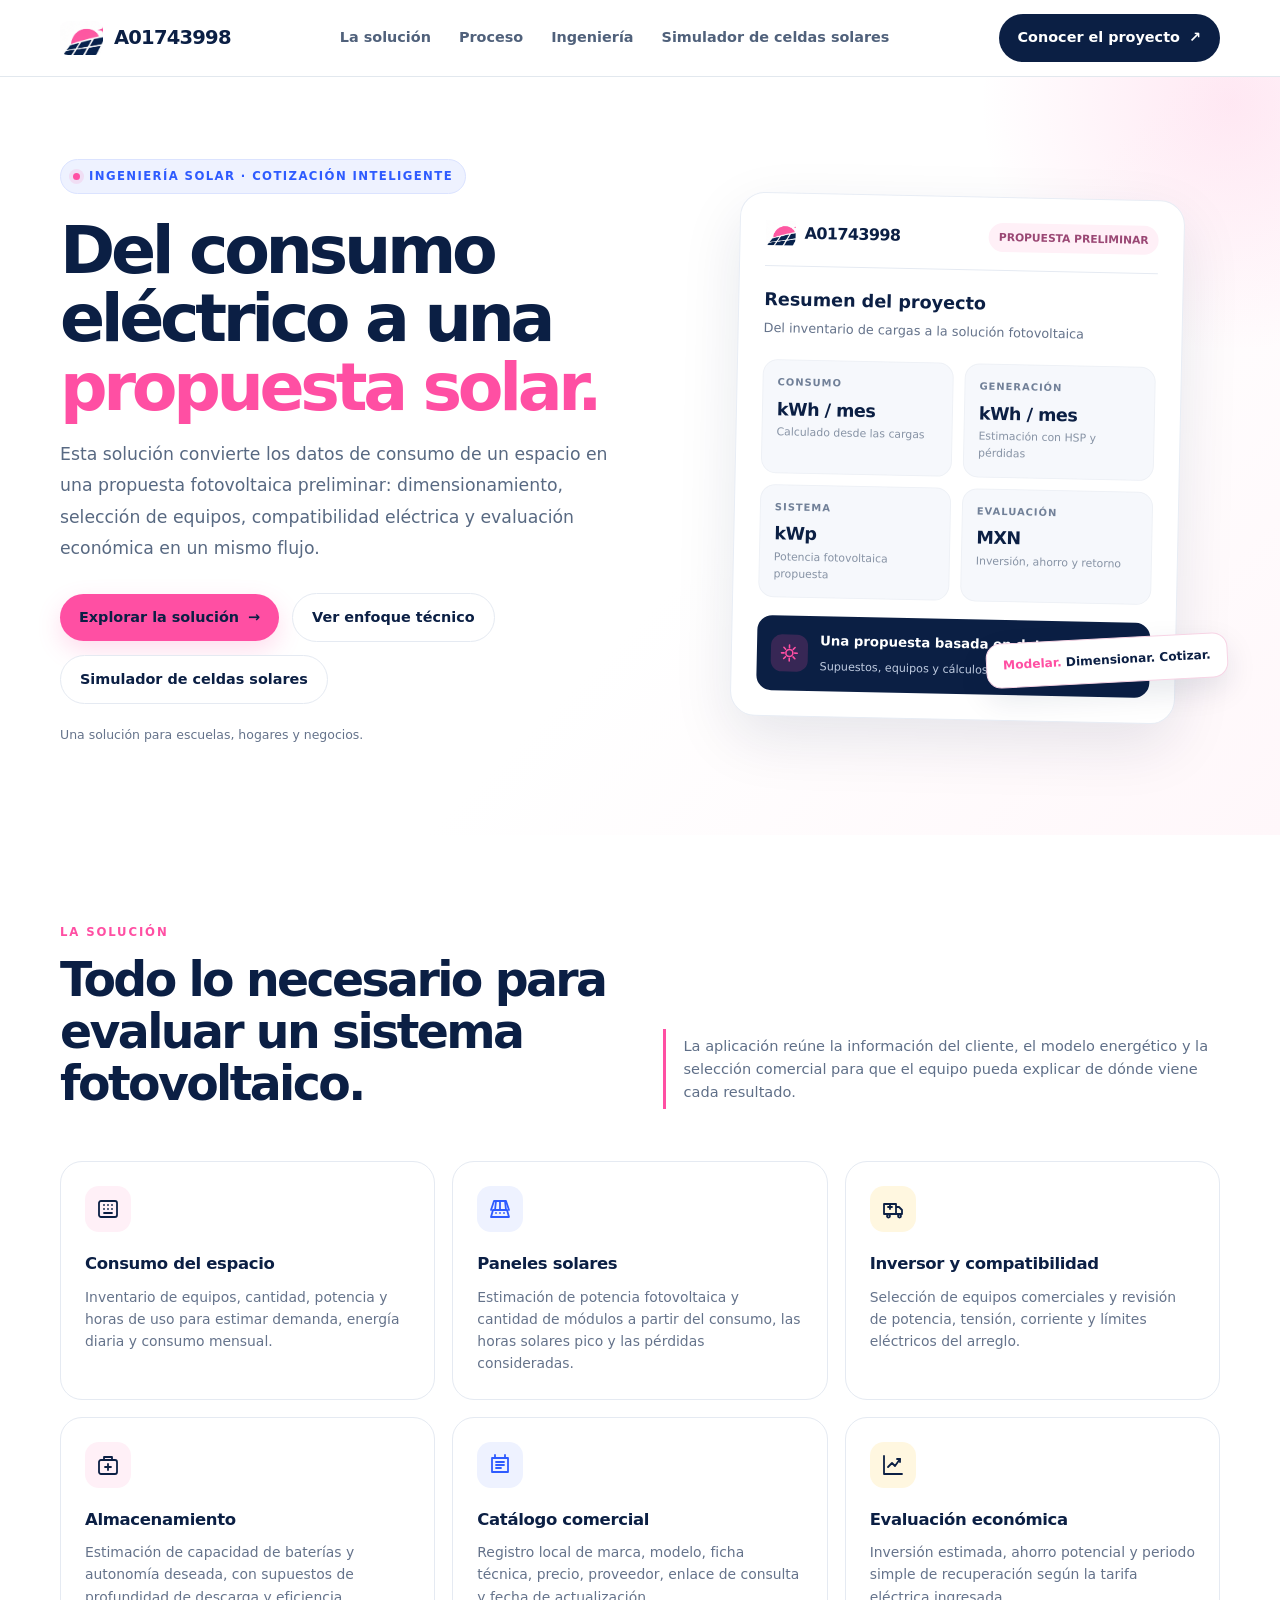
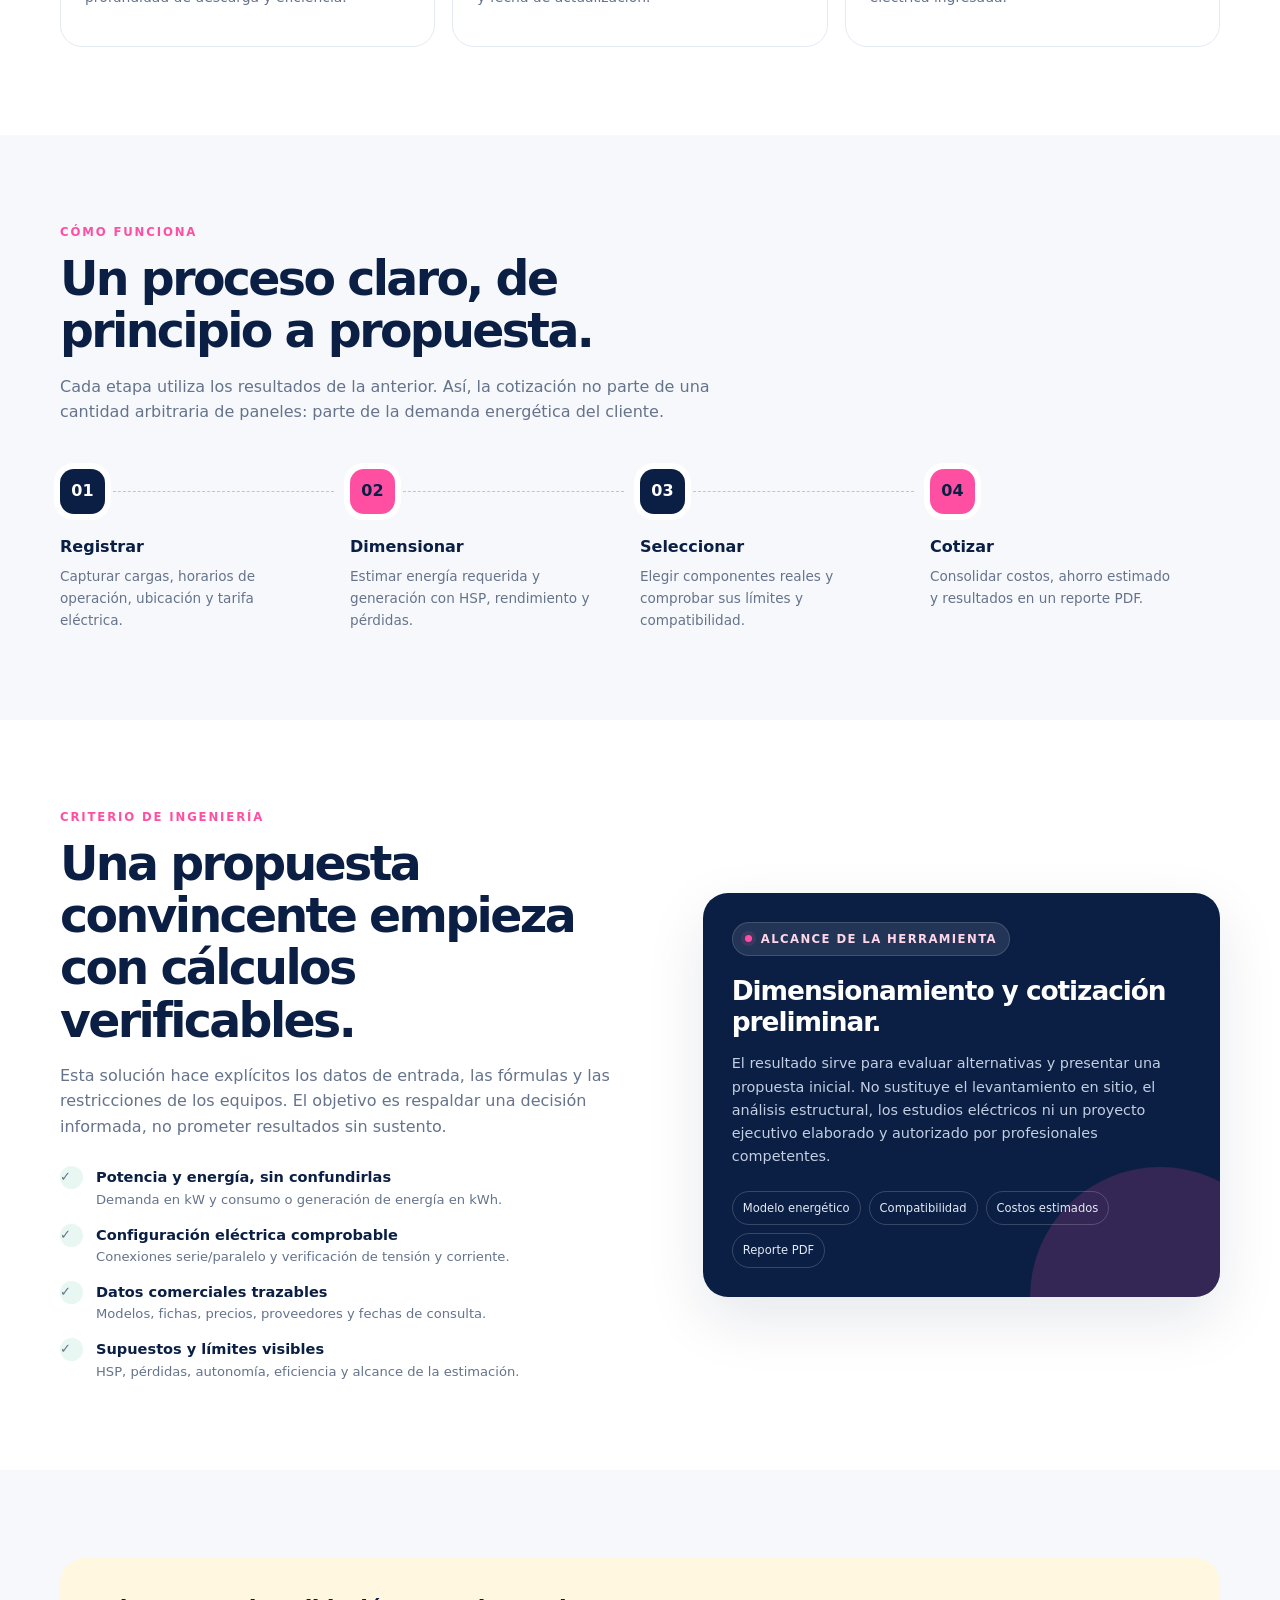
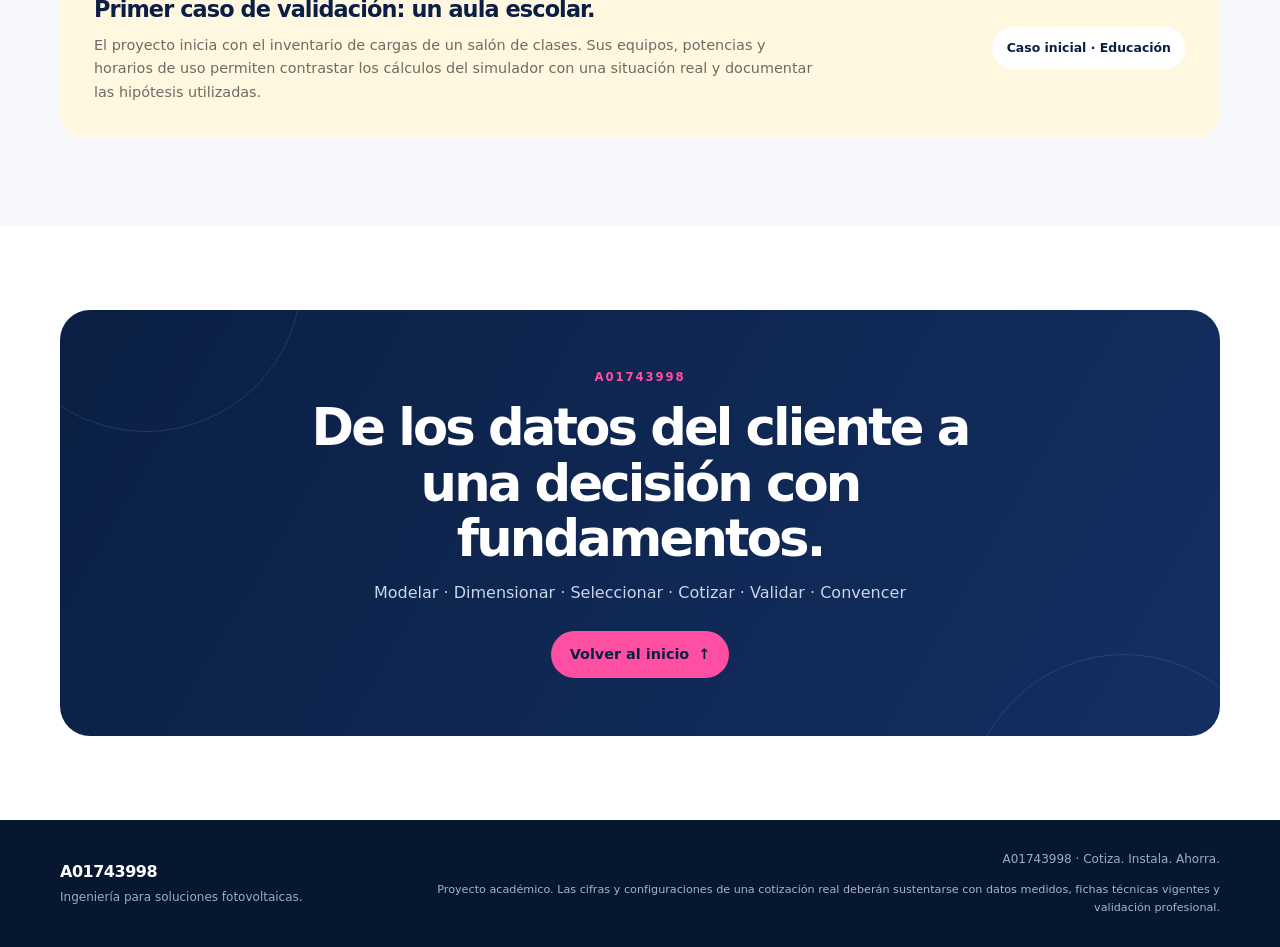
<file: index.html>
<!doctype html>
<html lang="es-MX">
<head>
  <meta charset="utf-8">
  <meta name="viewport" content="width=device-width, initial-scale=1">
  <meta name="theme-color" content="#0B1F44">
  <meta name="description" content="A01743998: una solución para estimar el consumo eléctrico, dimensionar sistemas fotovoltaicos y preparar propuestas técnico-comerciales.">
  <meta property="og:title" content="A01743998">
  <meta property="og:description" content="De consumo eléctrico a propuesta fotovoltaica: modelar, dimensionar, seleccionar y cotizar.">
  <meta property="og:type" content="website">
  <link rel="icon" type="image/svg+xml" href="assets/favicon.svg">
  <title>A01743998 — De consumo a propuesta solar</title>
  <link rel="stylesheet" href="css/styles.css">
</head>
<body>
  <header class="topbar">
    <div class="container nav">
      <a class="brand" href="#inicio" aria-label="A01743998, inicio">
        <span class="brand-mark"><img src="assets/solarquote-logo.png" alt="" /></span>
        <span>A01743998</span>
      </a>
      <button class="menu-toggle" type="button" aria-label="Abrir menú" aria-expanded="false" aria-controls="site-menu">
        <svg viewBox="0 0 24 24" fill="none" stroke="currentColor" stroke-width="2" stroke-linecap="round" aria-hidden="true"><path d="M4 7h16M4 12h16M4 17h16"/></svg>
      </button>
      <nav class="nav-links" id="site-menu" aria-label="Navegación principal">
        <a href="#solucion">La solución</a>
        <a href="#proceso">Proceso</a>
        <a href="#ingenieria">Ingeniería</a>
        <a href="simulador.html">Simulador de celdas solares</a>
      </nav>
      <a class="nav-cta" href="#proceso">Conocer el proyecto <span aria-hidden="true">↗</span></a>
    </div>
  </header>

  <main>
    <section class="hero" id="inicio">
      <div class="container hero-grid">
        <div>
          <div class="eyebrow"><span class="eyebrow-dot"></span> Ingeniería solar · Cotización inteligente</div>
          <h1>Del consumo eléctrico a una <span>propuesta solar.</span></h1>
          <p class="hero-copy">Esta solución convierte los datos de consumo de un espacio en una propuesta fotovoltaica preliminar: dimensionamiento, selección de equipos, compatibilidad eléctrica y evaluación económica en un mismo flujo.</p>
          <div class="hero-actions">
            <a class="button button-primary" href="#solucion">Explorar la solución <span aria-hidden="true">→</span></a>
            <a class="button button-secondary" href="#ingenieria">Ver enfoque técnico</a>
            <a class="button button-secondary" href="simulador.html">Simulador de celdas solares</a>
          </div>
          <p class="hero-note">Una solución para escuelas, hogares y negocios.</p>
        </div>
        <div class="hero-visual" aria-label="Vista conceptual de una propuesta">
          <div class="visual-glow"></div>
          <div class="quote-card">
            <div class="quote-head">
              <div class="quote-brand"><span class="mini-mark"><img src="assets/solarquote-logo.png" alt="" /></span>A01743998</div>
              <span class="status">PROPUESTA PRELIMINAR</span>
            </div>
            <div class="quote-title">Resumen del proyecto</div>
            <div class="quote-sub">Del inventario de cargas a la solución fotovoltaica</div>
            <div class="metrics">
              <div class="metric"><div class="metric-label">Consumo</div><div class="metric-value">kWh / mes</div><div class="metric-hint">Calculado desde las cargas</div></div>
              <div class="metric"><div class="metric-label">Generación</div><div class="metric-value">kWh / mes</div><div class="metric-hint">Estimación con HSP y pérdidas</div></div>
              <div class="metric"><div class="metric-label">Sistema</div><div class="metric-value">kWp</div><div class="metric-hint">Potencia fotovoltaica propuesta</div></div>
              <div class="metric"><div class="metric-label">Evaluación</div><div class="metric-value">MXN</div><div class="metric-hint">Inversión, ahorro y retorno</div></div>
            </div>
            <div class="quote-flow">
              <div class="flow-icon"><svg width="21" height="21" viewBox="0 0 24 24" fill="none" stroke="currentColor" stroke-width="1.8" stroke-linecap="round" stroke-linejoin="round"><path d="M12 3v3m0 12v3M3 12h3m12 0h3M5.6 5.6l2.1 2.1m8.6 8.6 2.1 2.1m0-12.8-2.1 2.1m-8.6 8.6-2.1 2.1"/><circle cx="12" cy="12" r="4"/></svg></div>
              <div><strong>Una propuesta basada en datos</strong><span>Supuestos, equipos y cálculos trazables</span></div>
            </div>
          </div>
          <div class="floating-tag"><b>Modelar.</b> Dimensionar. Cotizar.</div>
        </div>
      </div>
    </section>

    <section id="solucion">
      <div class="container">
        <div class="intro-grid">
          <div>
            <div class="section-kicker">La solución</div>
            <h2 class="section-title">Todo lo necesario para evaluar un sistema fotovoltaico.</h2>
          </div>
          <p class="intro-aside">La aplicación reúne la información del cliente, el modelo energético y la selección comercial para que el equipo pueda explicar de dónde viene cada resultado.</p>
        </div>
        <div class="modules">
          <article class="module">
            <div class="module-icon"><svg width="24" height="24" viewBox="0 0 24 24" fill="none" stroke="currentColor" stroke-width="1.8" stroke-linecap="round" stroke-linejoin="round"><rect x="3" y="4" width="18" height="16" rx="2"/><path d="M8 8h.01M12 8h.01M16 8h.01M8 12h.01M12 12h.01M16 12h.01M8 16h8"/></svg></div>
            <h3>Consumo del espacio</h3><p>Inventario de equipos, cantidad, potencia y horas de uso para estimar demanda, energía diaria y consumo mensual.</p>
          </article>
          <article class="module">
            <div class="module-icon"><svg width="24" height="24" viewBox="0 0 24 24" fill="none" stroke="currentColor" stroke-width="1.8" stroke-linecap="round" stroke-linejoin="round"><path d="m3 13 3-9h12l3 9M5 13h14l2 7H3l2-7Z"/><path d="M8 4 7 13m5-9v9m5-9 1 9M8 16h.01M12 16h.01M16 16h.01"/></svg></div>
            <h3>Paneles solares</h3><p>Estimación de potencia fotovoltaica y cantidad de módulos a partir del consumo, las horas solares pico y las pérdidas consideradas.</p>
          </article>
          <article class="module">
            <div class="module-icon"><svg width="24" height="24" viewBox="0 0 24 24" fill="none" stroke="currentColor" stroke-width="1.8" stroke-linecap="round" stroke-linejoin="round"><path d="M3 7h12v10H3zM15 10h3l3 3v4h-6z"/><circle cx="7.5" cy="19" r="1.5"/><circle cx="18.5" cy="19" r="1.5"/><path d="M7 10h4m-2-2v4"/></svg></div>
            <h3>Inversor y compatibilidad</h3><p>Selección de equipos comerciales y revisión de potencia, tensión, corriente y límites eléctricos del arreglo.</p>
          </article>
          <article class="module">
            <div class="module-icon"><svg width="24" height="24" viewBox="0 0 24 24" fill="none" stroke="currentColor" stroke-width="1.8" stroke-linecap="round" stroke-linejoin="round"><rect x="3" y="7" width="18" height="14" rx="2"/><path d="M8 7V4h8v3m-4 4v6m-3-3h6"/></svg></div>
            <h3>Almacenamiento</h3><p>Estimación de capacidad de baterías y autonomía deseada, con supuestos de profundidad de descarga y eficiencia.</p>
          </article>
          <article class="module">
            <div class="module-icon"><svg width="24" height="24" viewBox="0 0 24 24" fill="none" stroke="currentColor" stroke-width="1.8" stroke-linecap="round" stroke-linejoin="round"><path d="M4 5h16v14H4zM8 9h8m-8 3h8m-8 3h5"/><path d="M7 2v3m10-3v3"/></svg></div>
            <h3>Catálogo comercial</h3><p>Registro local de marca, modelo, ficha técnica, precio, proveedor, enlace de consulta y fecha de actualización.</p>
          </article>
          <article class="module">
            <div class="module-icon"><svg width="24" height="24" viewBox="0 0 24 24" fill="none" stroke="currentColor" stroke-width="1.8" stroke-linecap="round" stroke-linejoin="round"><path d="M3 3v18h18"/><path d="m7 14 4-4 3 3 5-7"/><path d="M16 6h3v3"/></svg></div>
            <h3>Evaluación económica</h3><p>Inversión estimada, ahorro potencial y periodo simple de recuperación según la tarifa eléctrica ingresada.</p>
          </article>
        </div>
      </div>
    </section>

    <section class="section-soft" id="proceso">
      <div class="container">
        <div class="section-kicker">Cómo funciona</div>
        <h2 class="section-title">Un proceso claro, de principio a propuesta.</h2>
        <p class="section-lead">Cada etapa utiliza los resultados de la anterior. Así, la cotización no parte de una cantidad arbitraria de paneles: parte de la demanda energética del cliente.</p>
        <div class="steps">
          <article class="step"><div class="step-number">01</div><h3>Registrar</h3><p>Capturar cargas, horarios de operación, ubicación y tarifa eléctrica.</p></article>
          <article class="step"><div class="step-number">02</div><h3>Dimensionar</h3><p>Estimar energía requerida y generación con HSP, rendimiento y pérdidas.</p></article>
          <article class="step"><div class="step-number">03</div><h3>Seleccionar</h3><p>Elegir componentes reales y comprobar sus límites y compatibilidad.</p></article>
          <article class="step"><div class="step-number">04</div><h3>Cotizar</h3><p>Consolidar costos, ahorro estimado y resultados en un reporte PDF.</p></article>
        </div>
      </div>
    </section>

    <section id="ingenieria">
      <div class="container technical">
        <div>
          <div class="section-kicker">Criterio de ingeniería</div>
          <h2 class="section-title">Una propuesta convincente empieza con cálculos verificables.</h2>
          <p class="section-lead">Esta solución hace explícitos los datos de entrada, las fórmulas y las restricciones de los equipos. El objetivo es respaldar una decisión informada, no prometer resultados sin sustento.</p>
          <div class="tech-list">
            <div class="tech-item"><span class="check">✓</span><div><strong>Potencia y energía, sin confundirlas</strong><span>Demanda en kW y consumo o generación de energía en kWh.</span></div></div>
            <div class="tech-item"><span class="check">✓</span><div><strong>Configuración eléctrica comprobable</strong><span>Conexiones serie/paralelo y verificación de tensión y corriente.</span></div></div>
            <div class="tech-item"><span class="check">✓</span><div><strong>Datos comerciales trazables</strong><span>Modelos, fichas, precios, proveedores y fechas de consulta.</span></div></div>
            <div class="tech-item"><span class="check">✓</span><div><strong>Supuestos y límites visibles</strong><span>HSP, pérdidas, autonomía, eficiencia y alcance de la estimación.</span></div></div>
          </div>
        </div>
        <aside class="assurance-card">
          <div class="eyebrow"><span class="eyebrow-dot"></span> Alcance de la herramienta</div>
          <h3>Dimensionamiento y cotización preliminar.</h3>
          <p>El resultado sirve para evaluar alternativas y presentar una propuesta inicial. No sustituye el levantamiento en sitio, el análisis estructural, los estudios eléctricos ni un proyecto ejecutivo elaborado y autorizado por profesionales competentes.</p>
          <div class="assurance-points"><span>Modelo energético</span><span>Compatibilidad</span><span>Costos estimados</span><span>Reporte PDF</span></div>
        </aside>
      </div>
    </section>

    <section class="section-soft">
      <div class="container">
        <div class="case-band">
          <div><h3>Primer caso de validación: un aula escolar.</h3><p>El proyecto inicia con el inventario de cargas de un salón de clases. Sus equipos, potencias y horarios de uso permiten contrastar los cálculos del simulador con una situación real y documentar las hipótesis utilizadas.</p></div>
          <span class="case-pill">Caso inicial · Educación</span>
        </div>
      </div>
    </section>

    <section class="cta-section">
      <div class="container">
        <div class="cta-panel">
          <div class="section-kicker">A01743998</div>
          <h2>De los datos del cliente a una decisión con fundamentos.</h2>
          <p>Modelar · Dimensionar · Seleccionar · Cotizar · Validar · Convencer</p>
          <a class="button" href="#inicio">Volver al inicio <span aria-hidden="true">↑</span></a>
        </div>
      </div>
    </section>
  </main>

  <footer>
    <div class="container footer-inner">
      <div><div class="footer-brand">A01743998</div><p>Ingeniería para soluciones fotovoltaicas.</p></div>
      <div class="footer-note">A01743998 · Cotiza. Instala. Ahorra.<div class="disclaimer">Proyecto académico. Las cifras y configuraciones de una cotización real deberán sustentarse con datos medidos, fichas técnicas vigentes y validación profesional.</div></div>
    </div>
  </footer>
  <script src="js/main.js" defer></script>
</body>
</html>
</file>
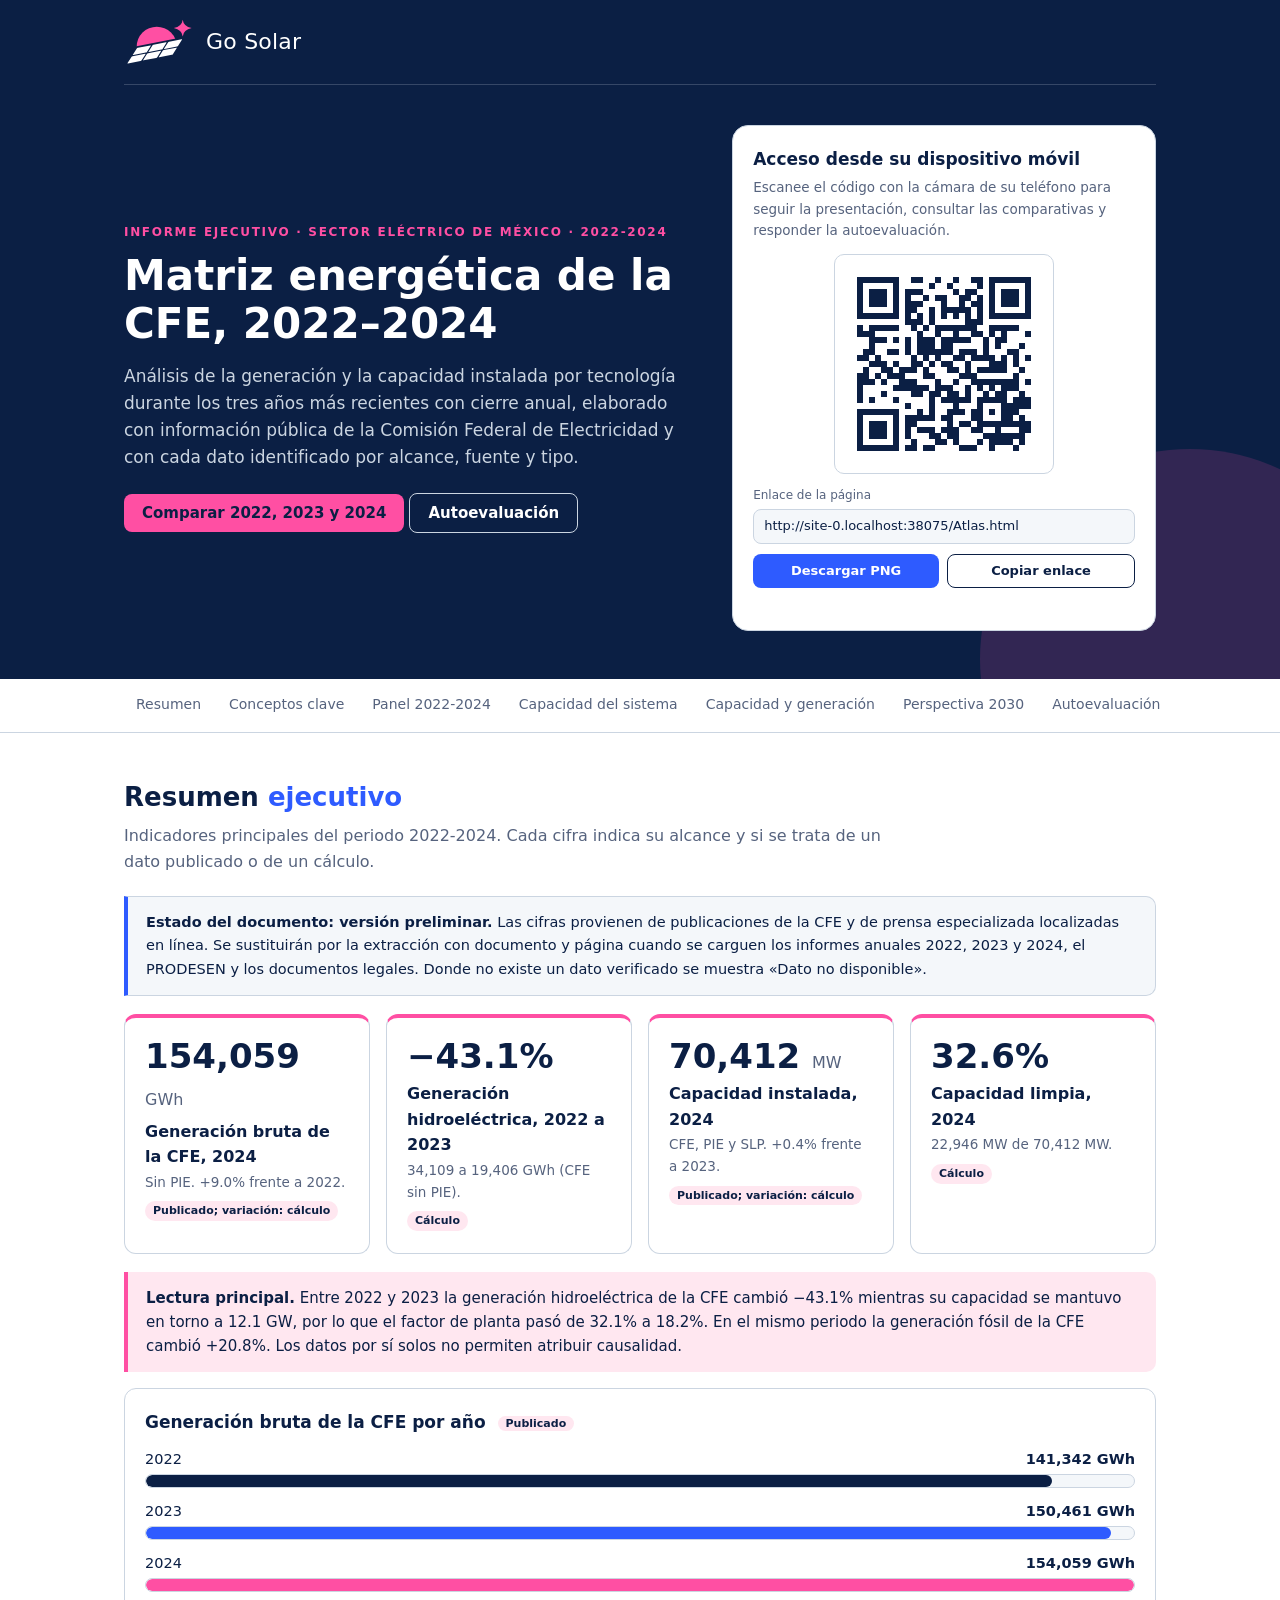
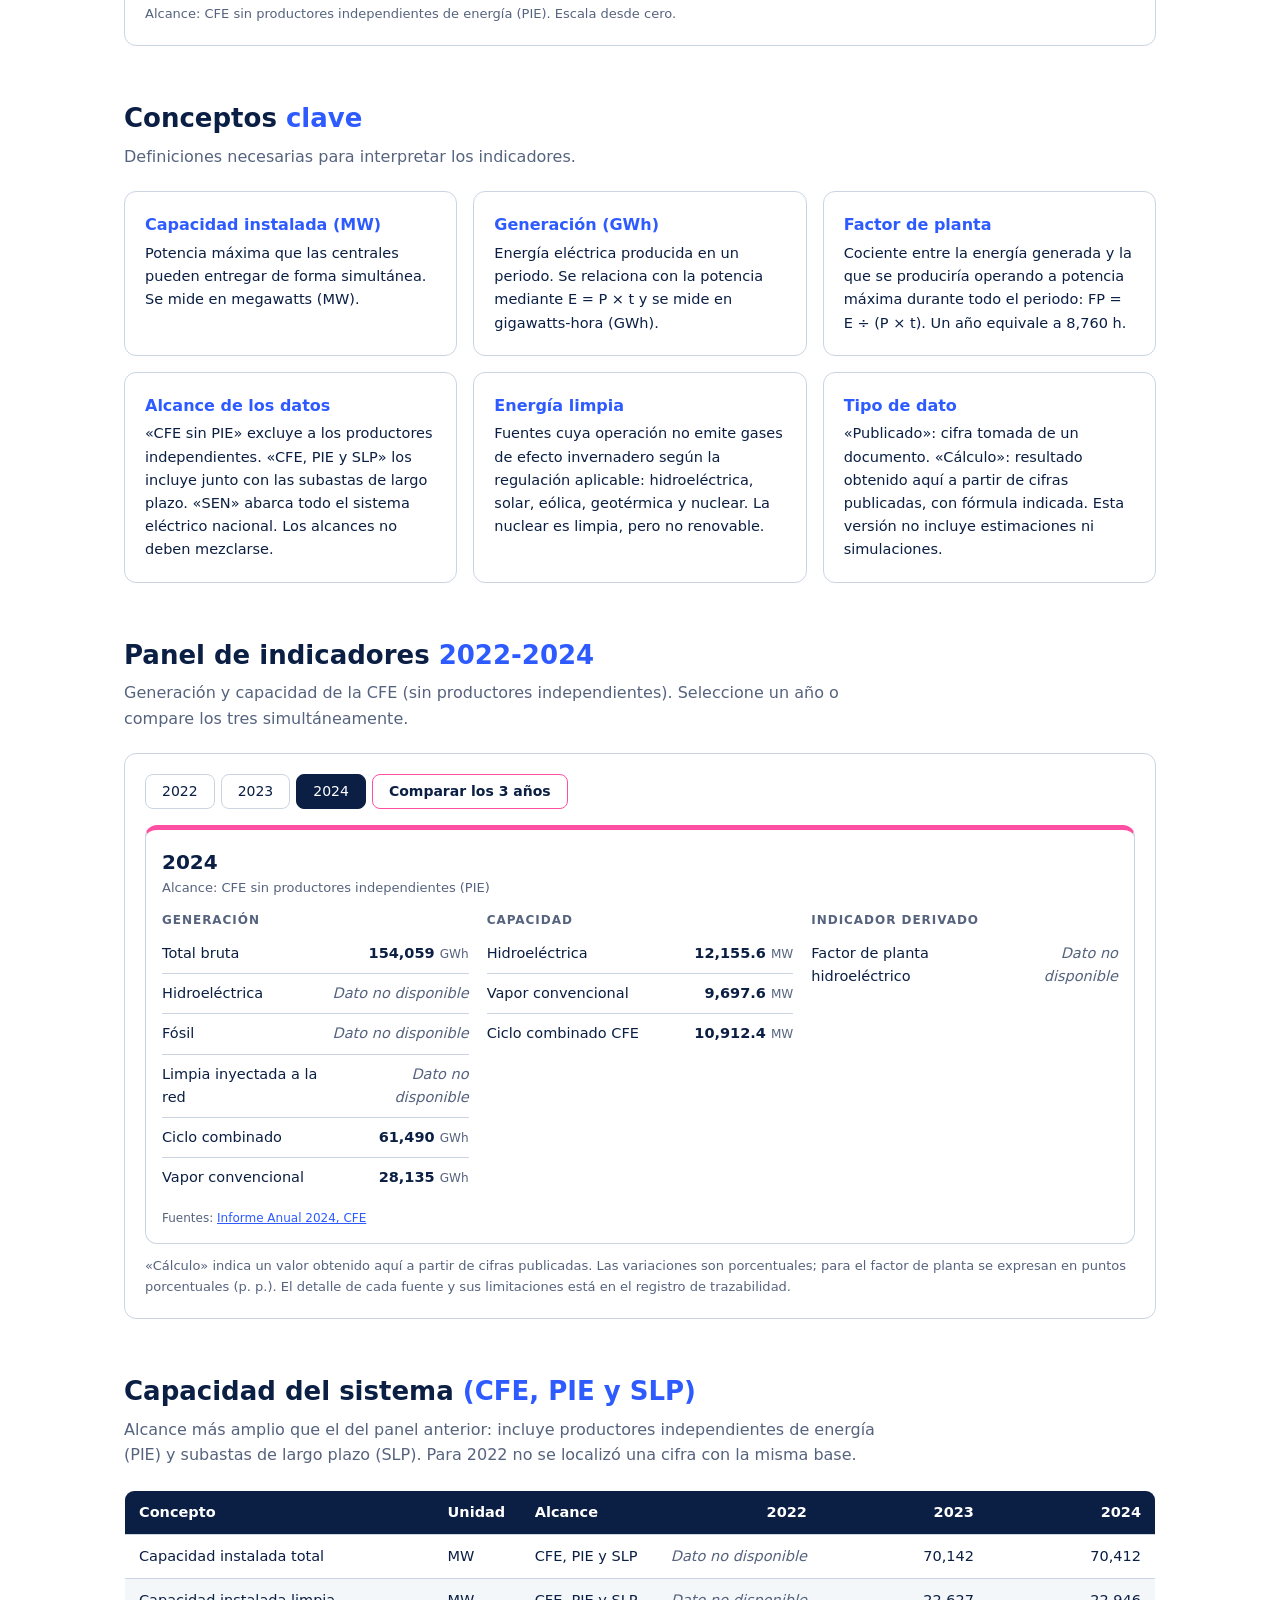
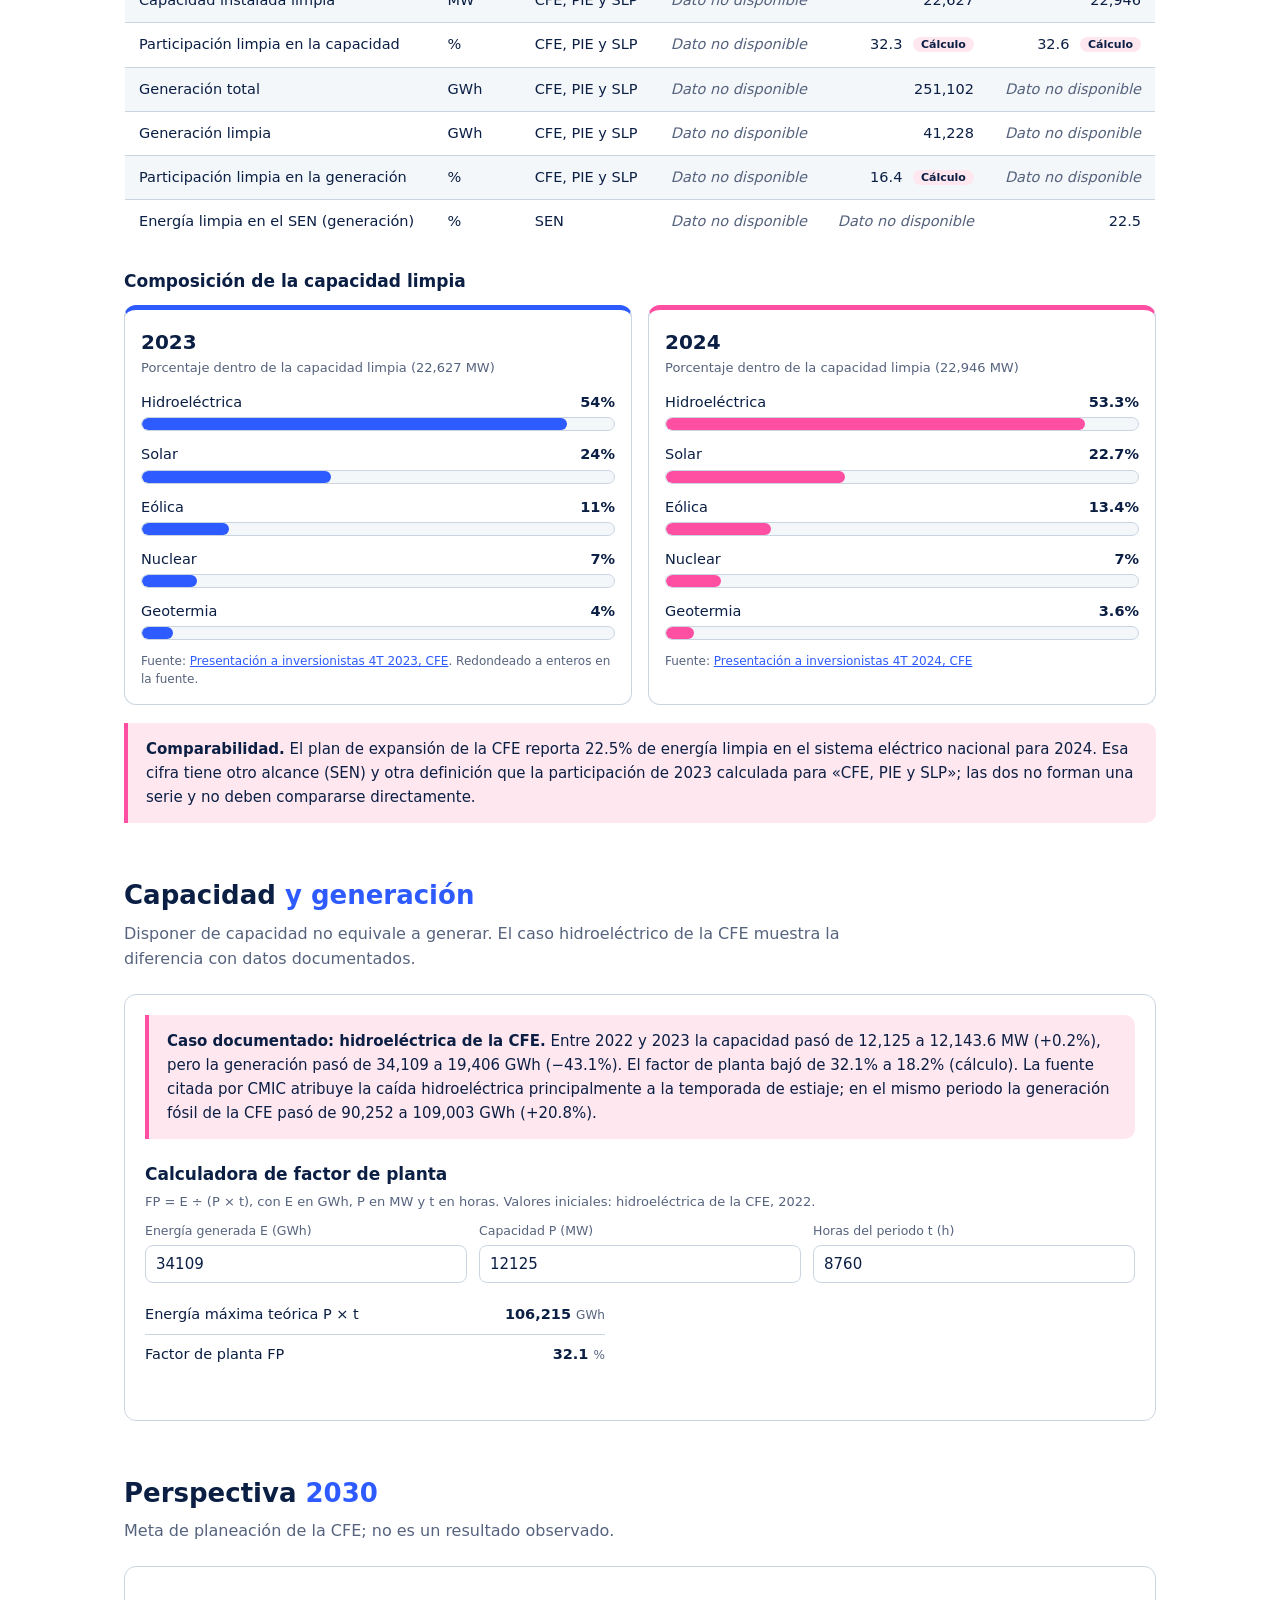
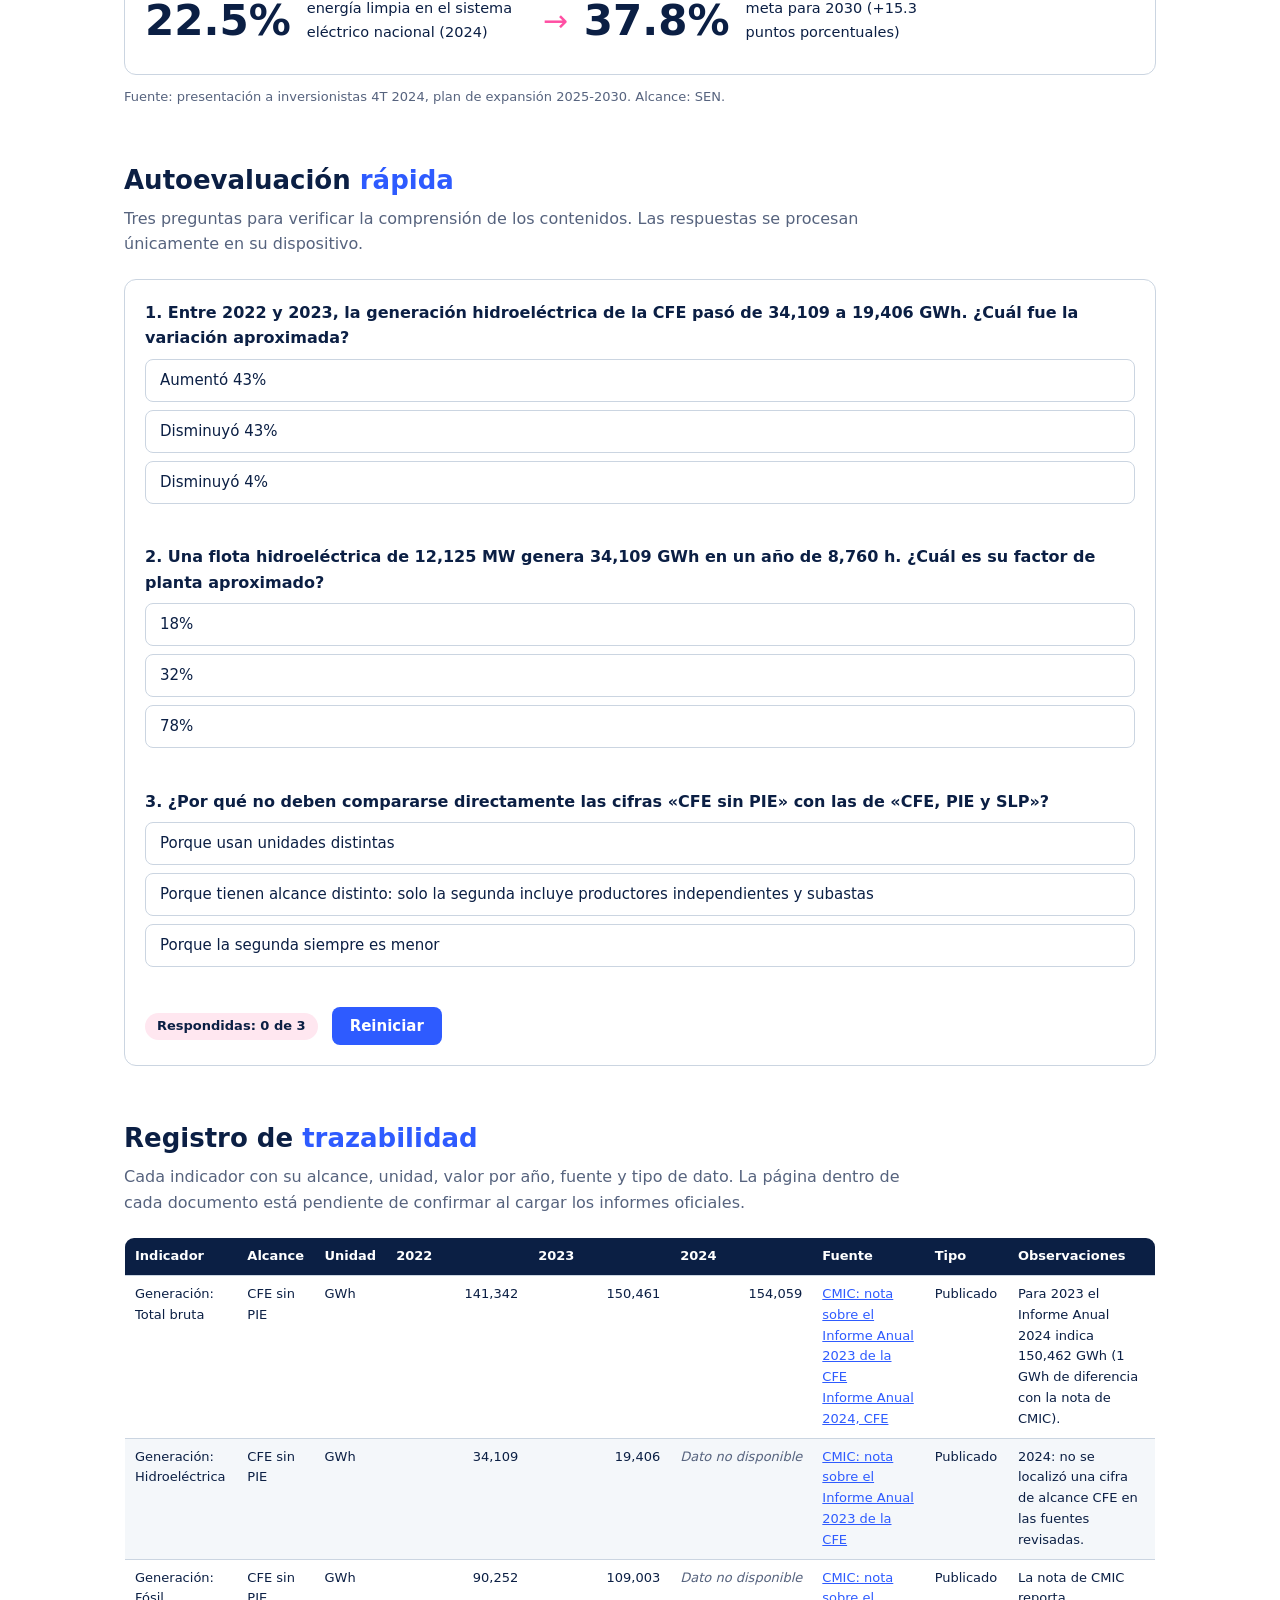
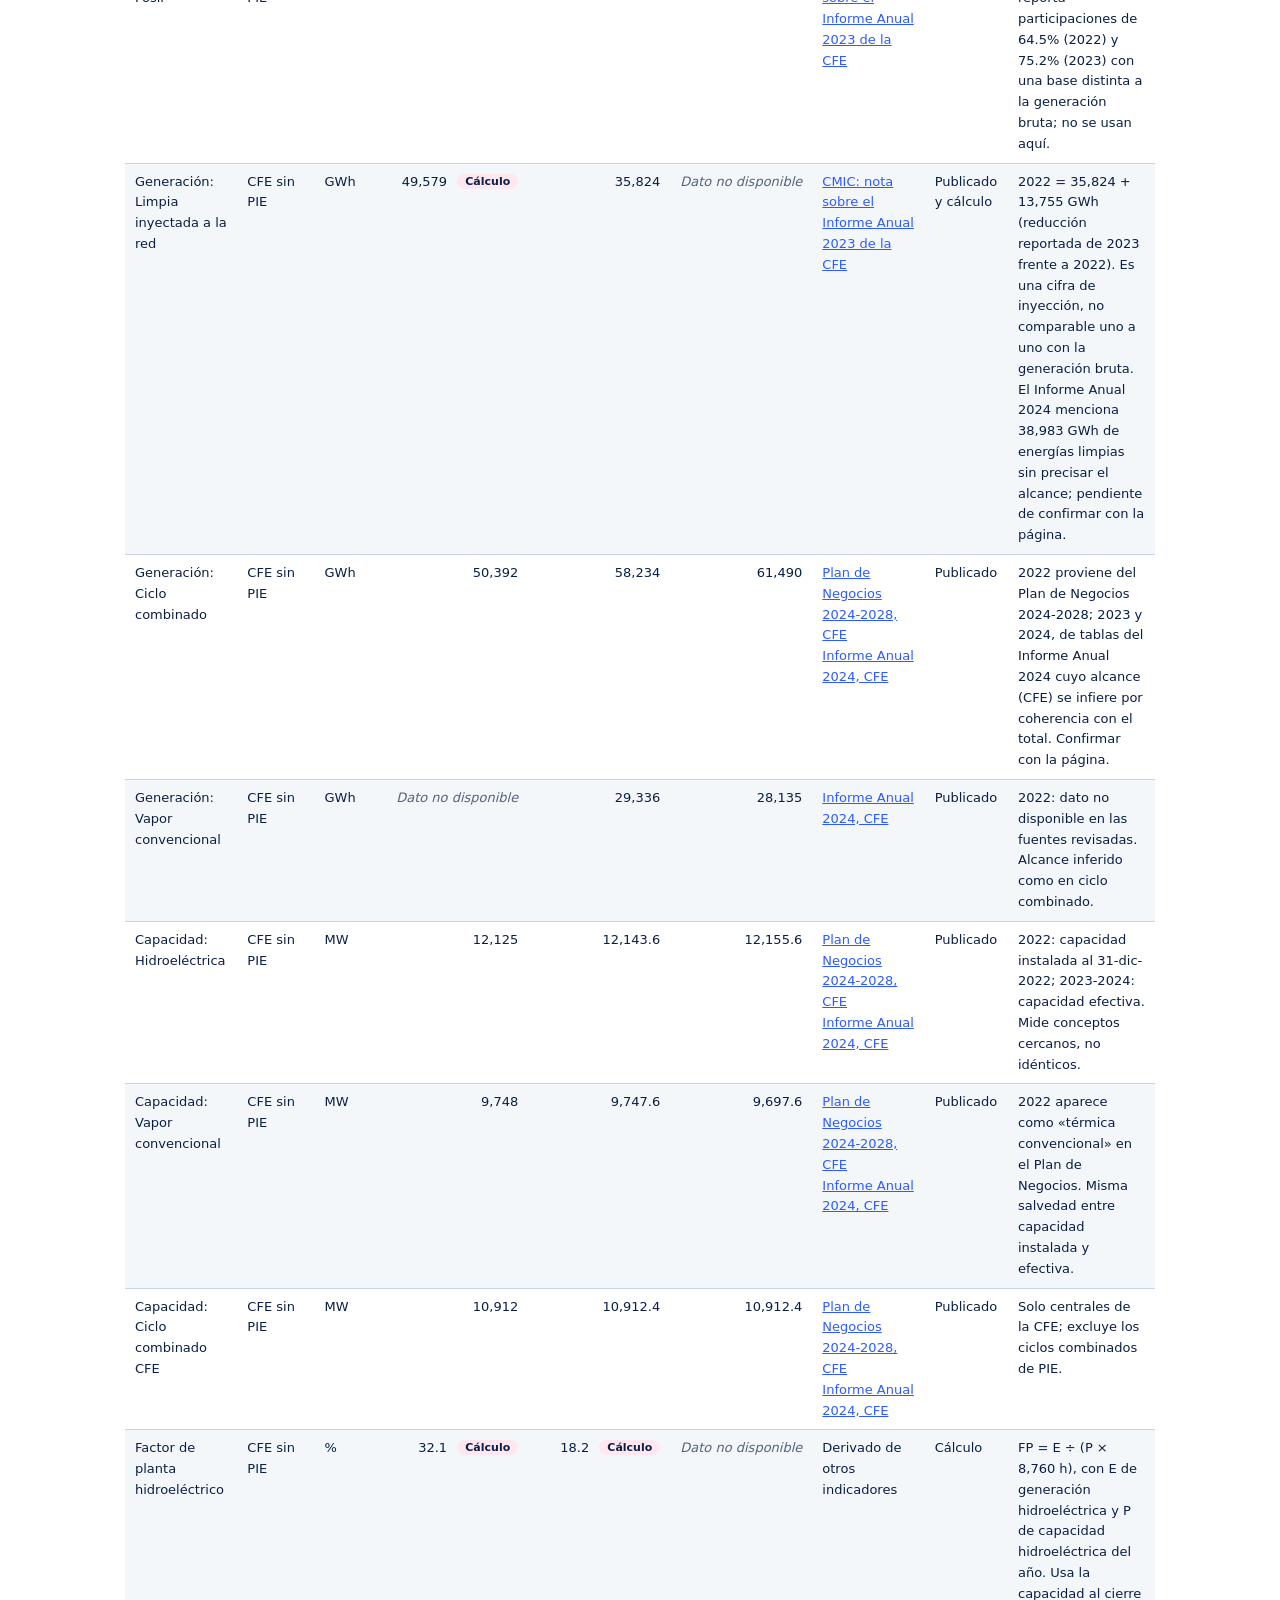
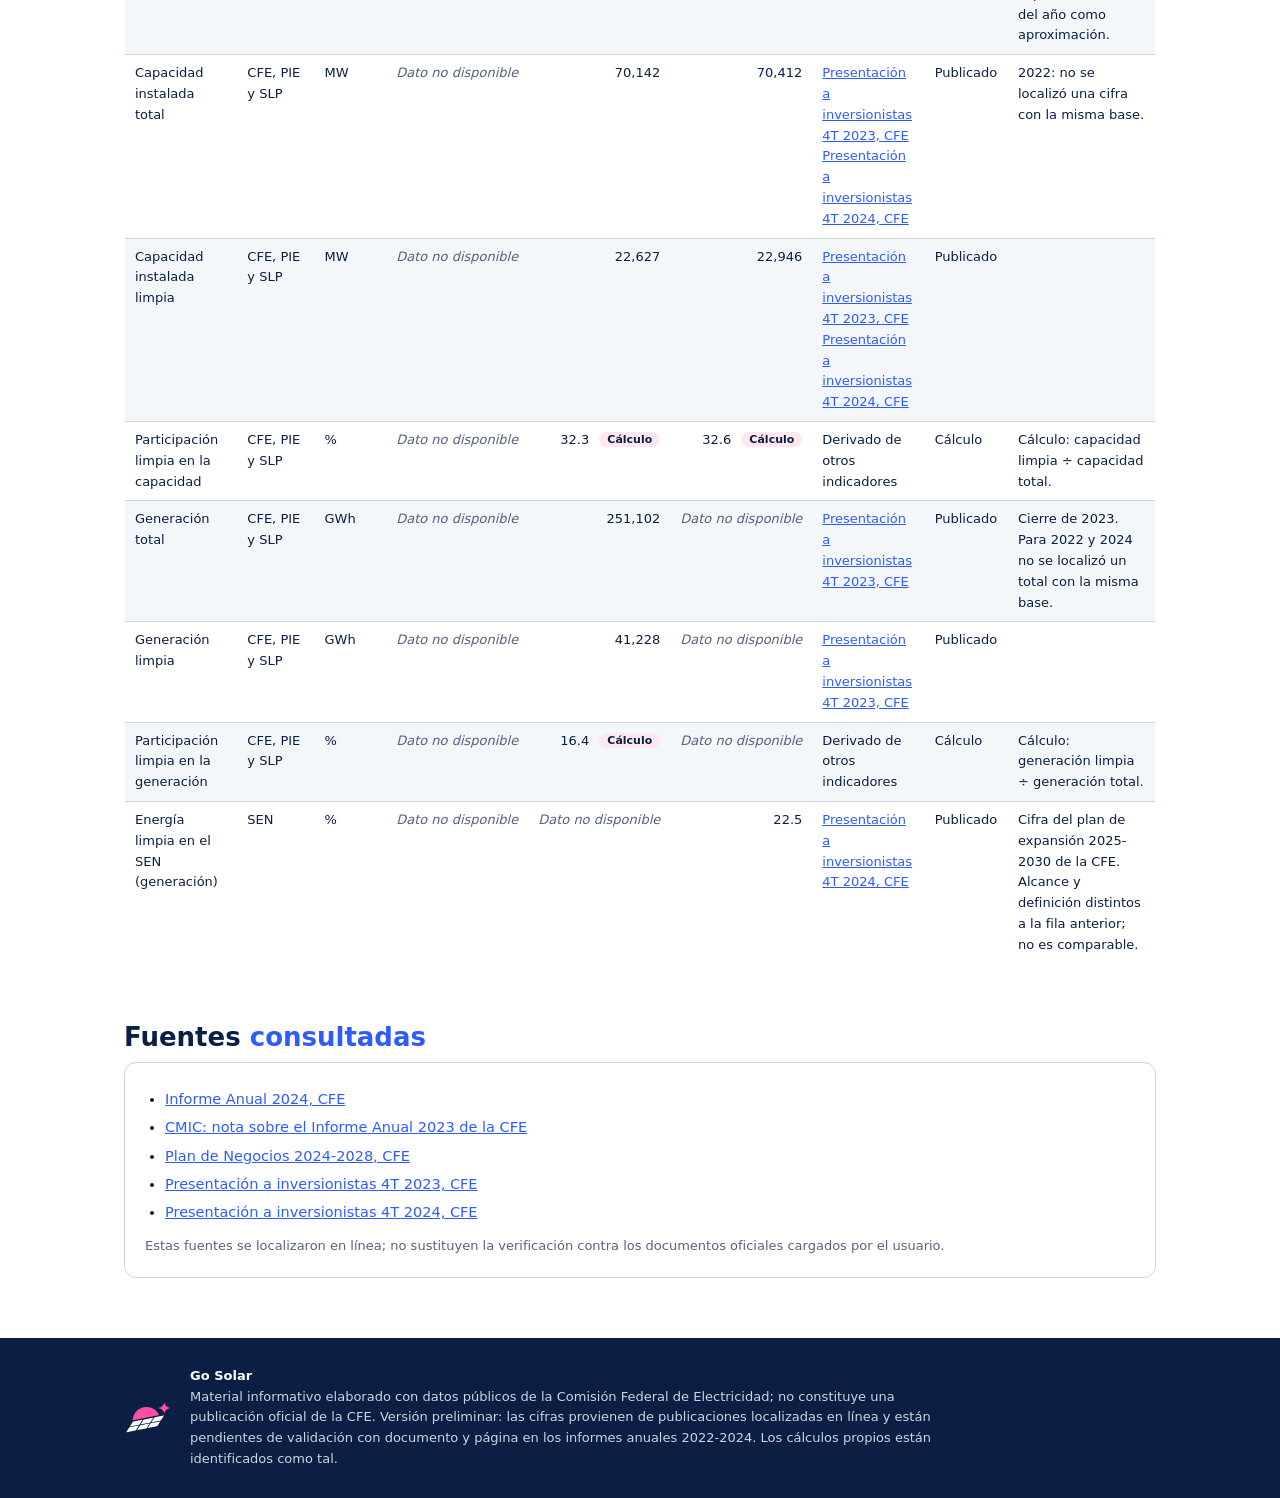
<file: Atlas.html>
<!DOCTYPE html>
<html lang="es">
<head>
<meta charset="utf-8">
<meta name="viewport" content="width=device-width, initial-scale=1">
<meta name="theme-color" content="#0B1F44">
<meta name="description" content="Análisis ejecutivo de la generación y la capacidad de la CFE, 2022-2024, con trazabilidad de datos y fuentes.">
<title>Matriz energética de la CFE, 2022-2024 | Go Solar</title>
<style>
:root{--navy:#0B1F44;--blue:#2E5BFF;--pink:#FF4FA3;--cream:#FFE7F0;--slate:#CBD5E1;--ink:#0B1F44;--muted:#56637E;--soft:#F4F7FA;--paper:#fff}
*{box-sizing:border-box}
html{scroll-behavior:smooth;scroll-padding-top:56px}
body{margin:0;font-family:"Segoe UI",system-ui,-apple-system,Roboto,Arial,sans-serif;color:var(--ink);background:var(--paper);line-height:1.6}
a{color:var(--blue)}
.wrap{max-width:1080px;margin:0 auto;padding:0 24px}
.mark{display:block}
header{background:var(--navy);color:#fff;position:relative;overflow:hidden;--sq-panel:#fff}
header::after{content:"";position:absolute;right:-120px;bottom:-190px;width:420px;height:420px;border-radius:50%;background:var(--pink);opacity:.16;pointer-events:none}
.brand{display:flex;align-items:center;gap:12px;padding:18px 0;border-bottom:1px solid rgba(203,213,225,.22);position:relative;z-index:1}
.brand svg{width:70px;height:48px}
.brand b{font-size:22px;font-weight:500;letter-spacing:.01em}
.brand span{margin-left:auto;font-size:13px;color:var(--slate);font-style:italic}
.hero{display:grid;grid-template-columns:minmax(0,1.35fr) minmax(0,1fr);gap:36px;align-items:center;padding:40px 0 48px;position:relative;z-index:1}
.eyebrow{letter-spacing:.14em;text-transform:uppercase;font-size:12px;color:var(--pink);font-weight:600}
.hero h1{margin:10px 0 14px;font-size:clamp(28px,4.2vw,42px);line-height:1.15;font-weight:600}
.hero p.lead{margin:0 0 22px;color:var(--slate);font-size:17px;max-width:600px}
.btn{display:inline-block;border:0;border-radius:8px;padding:10px 18px;font-family:inherit;font-weight:600;font-size:15px;line-height:1.2;cursor:pointer;text-decoration:none}
.btn.primary{background:var(--blue);color:#fff}
.btn.accent{background:var(--pink);color:var(--navy)}
.btn.ghost{background:transparent;color:#fff;border:1px solid var(--slate)}
.btn:hover{filter:brightness(1.08)}
.btn:focus-visible,.seg button:focus-visible,.opt:focus-visible,#qrUrl:focus-visible,nav a:focus-visible{outline:3px solid var(--pink);outline-offset:2px}
.qrcard{background:#fff;color:var(--ink);border-radius:16px;padding:20px;border:1px solid var(--slate)}
.qrcard h2{margin:0 0 4px;font-size:17px;font-weight:600}
.qrcard p{margin:0 0 12px;font-size:13.5px;color:var(--muted)}
#qrBox{width:min(220px,100%);aspect-ratio:1;margin:0 auto 12px;border-radius:10px;border:1px solid var(--slate);background:#fff;display:flex;align-items:center;justify-content:center;text-align:center;font-size:12.5px;color:var(--muted);padding:10px}
#qrBox svg{width:100%;height:100%;display:block}
.qrcard label{display:block;font-size:12px;color:var(--muted);margin-bottom:4px}
#qrUrl{width:100%;border:1px solid var(--slate);border-radius:8px;padding:8px 10px;font-family:inherit;font-size:13px;line-height:1.3;color:var(--ink);background:var(--soft)}
.qrbtns{display:flex;gap:8px;margin-top:10px;flex-wrap:wrap}
.qrbtns .btn{padding:8px 12px;font-size:13px;flex:1;text-align:center}
.qrbtns .btn.line{background:#fff;color:var(--navy);border:1px solid var(--navy)}
#qrMsg{font-size:12px;color:var(--muted);margin-top:8px;min-height:1.2em}
nav{background:#fff;border-bottom:1px solid var(--slate);position:sticky;top:0;z-index:10}
nav .wrap{display:flex;gap:4px;overflow-x:auto}
nav a{padding:14px 12px;font-size:14px;color:var(--muted);text-decoration:none;white-space:nowrap;border-bottom:3px solid transparent;font-weight:500}
nav a:hover{color:var(--navy);border-color:var(--pink)}
section{padding:44px 0 8px}
h2.t{font-size:26px;margin:0 0 4px;font-weight:600;color:var(--navy)}
h2.t span{color:var(--blue)}
.sub{color:var(--muted);margin:0 0 22px;max-width:780px}
.grid{display:grid;gap:16px}
.kpis{grid-template-columns:repeat(auto-fit,minmax(220px,1fr))}
.card{background:#fff;border:1px solid var(--slate);border-radius:12px;padding:20px}
.kpi{border-top:4px solid var(--pink)}
.kpi b{display:block;font-size:34px;line-height:1.1;color:var(--navy);font-weight:600}
.kpi strong{display:block;margin-top:6px;font-weight:600}
.kpi em{display:block;font-style:normal;color:var(--muted);font-size:13.5px;margin-top:2px}
.callout{background:var(--cream);border-left:4px solid var(--pink);padding:14px 18px;border-radius:0 10px 10px 0;margin-top:18px;font-size:15px}
.two{grid-template-columns:repeat(auto-fit,minmax(250px,1fr))}
.term h3{margin:0 0 4px;font-size:16px;color:var(--blue)}
.term p{margin:0;font-size:14.5px}
.bar-row{display:grid;grid-template-columns:54px 1fr;gap:12px;align-items:center;margin:14px 0}
.bar-row .yr{font-weight:600}
.stack{display:flex;height:44px;border-radius:8px;overflow:hidden;border:1px solid var(--slate)}
.stack div{display:flex;align-items:center;justify-content:center;font-size:13px;font-weight:600;min-width:0;color:#fff}
.s1{background:var(--navy)}.s2{background:var(--blue)}.s3{background:var(--slate);color:var(--navy)!important}
.legend{display:flex;gap:18px;flex-wrap:wrap;font-size:13.5px;color:var(--muted);margin-top:10px}
.legend i{display:inline-block;width:12px;height:12px;border-radius:3px;margin-right:6px;vertical-align:-1px}
.note{font-size:13px;color:var(--muted);margin:12px 0 0}
table{width:100%;border-collapse:collapse;font-size:14.5px;border:1px solid var(--slate);border-radius:10px;overflow:hidden;background:#fff}
th,td{padding:10px 14px;text-align:right;border-bottom:1px solid var(--slate)}
th:first-child,td:first-child{text-align:left}
thead th{background:var(--navy);color:#fff;font-weight:600}
tbody tr:nth-child(even){background:var(--soft)}
tbody tr:last-child td{border-bottom:0}
.tablewrap{overflow-x:auto;border-radius:10px}
.ctl{display:flex;flex-wrap:wrap;gap:8px;align-items:center;margin-bottom:16px}
.seg{display:flex;gap:6px;flex-wrap:wrap}
.seg button{border:1px solid var(--slate);background:#fff;color:var(--navy);border-radius:8px;padding:8px 16px;font-family:inherit;font-weight:500;font-size:14px;line-height:1.2;cursor:pointer}
.seg button:hover{border-color:var(--blue)}
.seg button[aria-pressed="true"]{background:var(--navy);color:#fff;border-color:var(--navy)}
.seg button.cmp{border-color:var(--pink);font-weight:600}
.seg button.cmp[aria-pressed="true"]{background:var(--pink);color:var(--navy);border-color:var(--pink)}
.chip{display:inline-block;background:var(--cream);color:var(--navy);border-radius:999px;padding:3px 12px;font-size:13px;font-weight:600}
.hbar{margin:12px 0}
.hbar .l{display:flex;justify-content:space-between;font-size:14.5px;margin-bottom:3px}
.hbar .tr{height:14px;background:var(--soft);border:1px solid var(--slate);border-radius:7px;overflow:hidden}
.hbar .tr div{height:100%;border-radius:7px;transition:width .5s}
.y23{background:var(--navy)}.y24{background:var(--blue)}.y25{background:var(--pink)}
.cmpgrid{display:grid;grid-template-columns:repeat(3,minmax(0,1fr));gap:16px}
.panel{border:1px solid var(--slate);border-radius:12px;padding:16px;background:#fff;border-top:5px solid var(--navy)}
.panel.p24{border-top-color:var(--blue)}.panel.p25{border-top-color:var(--pink)}
.panel h3{margin:0;font-size:20px;font-weight:600}
.panel .mw{font-size:13px;color:var(--muted);margin:0 0 8px}
.vs{display:grid;grid-template-columns:1fr 1fr;gap:16px;text-align:center}
.vs .big{font-size:46px;font-weight:600;line-height:1.05}
.vs .a{color:var(--navy)}.vs .b{color:var(--blue)}
.goal{display:flex;align-items:center;gap:16px;flex-wrap:wrap}
.goal .n{font-size:42px;font-weight:600;color:var(--navy)}
.goal .ar{font-size:30px;color:var(--pink)}
.goal .tx{max-width:220px;font-size:14.5px}
.cards3{display:grid;grid-template-columns:repeat(auto-fit,minmax(240px,1fr));gap:16px}
.cards3 .card{border-top:4px solid var(--blue)}
.cards3 h3{margin:0 0 6px;font-size:17px}
.cards3 p{margin:0;font-size:14.5px}
.qz{margin:0 0 14px;padding:0;border:0}
.qz legend{font-weight:600;padding:0;margin-bottom:8px}
.opts{display:grid;gap:8px}
.opt{text-align:left;border:1px solid var(--slate);background:#fff;color:var(--navy);border-radius:8px;padding:10px 14px;font-family:inherit;font-size:15px;line-height:1.4;cursor:pointer}
.opt:hover:not(:disabled){border-color:var(--blue)}
.opt:disabled{cursor:default}
.opt.ok{background:var(--cream);border-color:var(--navy);font-weight:600}
.opt.bad{background:var(--soft);border-color:var(--slate);text-decoration:line-through}
.fb{font-size:14px;color:var(--muted);margin:8px 0 0;min-height:1.3em}
.score{display:flex;align-items:center;gap:14px;flex-wrap:wrap;margin-top:6px}
.src ul{margin:0;padding-left:20px}
.src li{margin:5px 0;font-size:14.5px}
footer{margin-top:52px;background:var(--navy);color:var(--slate);font-size:13px;padding:28px 0;--sq-panel:#fff}
footer .wrap{display:flex;gap:18px;align-items:center;flex-wrap:wrap}
footer svg{width:48px;height:33px;flex:none}
footer p{margin:0;max-width:760px}
footer b{color:#fff;font-weight:600}
.vh{position:absolute;width:1px;height:1px;overflow:hidden;clip:rect(0 0 0 0)}
@media (max-width:820px){.hero{grid-template-columns:1fr}.cmpgrid{grid-template-columns:1fr}.brand span{display:none}}
@media (max-width:520px){.vs{grid-template-columns:1fr}.wrap{padding:0 16px}}
@media (prefers-reduced-motion:reduce){html{scroll-behavior:auto}.hbar .tr div{transition:none}}
@media print{nav,.ctl,.qrbtns,.btn{display:none!important}.card,.panel{break-inside:avoid}header::after{display:none}}

.notice{background:var(--soft);border:1px solid var(--slate);border-left:4px solid var(--blue);border-radius:0 10px 10px 0;padding:14px 18px;margin:0 0 18px;font-size:14.5px}
.ct{margin:0 0 10px;font-size:17px;font-weight:600;color:var(--navy)}
.tg{font-style:normal;font-size:11px;font-weight:600;background:var(--cream);color:var(--navy);border-radius:999px;padding:1px 8px;margin-left:6px;white-space:nowrap;vertical-align:1px}
.grps{display:grid;grid-template-columns:repeat(auto-fit,minmax(250px,1fr));gap:18px}
.grp h4{margin:0 0 4px;font-size:12px;letter-spacing:.08em;text-transform:uppercase;color:var(--muted);font-weight:600}
.rw{display:flex;justify-content:space-between;align-items:baseline;gap:12px;padding:8px 0;border-bottom:1px solid var(--slate);font-size:14.5px}
.grp .rw:last-child,.res .rw:last-child{border-bottom:0}
.rw b{white-space:nowrap;font-weight:600}
.rw small{font-weight:400;color:var(--muted)}
.rw.nd b{color:var(--muted);font-weight:400;font-style:italic;white-space:normal;text-align:right}
.ndv{color:var(--muted);font-style:italic}
.panel.pn22{border-top-color:var(--navy)}.panel.pn23{border-top-color:var(--blue)}.panel.pn24{border-top-color:var(--pink)}
.panel .mw{font-size:13px;color:var(--muted);margin:0 0 12px}
.srcline{font-size:12px;color:var(--muted);margin:12px 0 0;line-height:1.5}
.b22{background:var(--navy)}.b23{background:var(--blue)}.b24{background:var(--pink)}
.cmp2{display:grid;grid-template-columns:repeat(2,minmax(0,1fr));gap:16px}
.calc{display:grid;grid-template-columns:repeat(auto-fit,minmax(170px,1fr));gap:12px;margin-top:8px}
.calc label{display:block;font-size:12.5px;color:var(--muted);margin-bottom:4px}
.calc input{width:100%;border:1px solid var(--slate);border-radius:8px;padding:9px 10px;font-family:inherit;font-size:15px;color:var(--ink);background:#fff}
.calc input:focus-visible{outline:3px solid var(--pink);outline-offset:2px}
.res{max-width:460px;margin-top:12px}
.err{color:var(--navy);font-weight:600;font-size:13.5px;min-height:1.3em;margin:8px 0 0}
.err:not(:empty){border-left:4px solid var(--pink);padding-left:10px}
.trace{min-width:980px}
.trace th,.trace td{font-size:13px;padding:8px 10px;text-align:left;vertical-align:top}
.trace td:nth-child(n+4):nth-child(-n+6){text-align:right;white-space:nowrap}
.trace td a{white-space:normal}
#deltaTbl,#sysTbl{min-width:700px}
.kpi b small{font-size:16px;font-weight:500;color:var(--muted)}
#sysTbl th:nth-child(-n+3),#sysTbl td:nth-child(-n+3),#deltaTbl th:nth-child(-n+2),#deltaTbl td:nth-child(-n+2){text-align:left}
@media (max-width:820px){.cmp2{grid-template-columns:1fr}}
</style>
</head>
<body>

<svg width="0" height="0" style="position:absolute" aria-hidden="true" focusable="false"><defs>
<clipPath id="sqClip"><polygon points="40,0 300,0 300,123.7 40,174.8"/></clipPath>
<symbol id="sq-mark" viewBox="56 62 248 172">
<circle cx="172" cy="165" r="72" fill="#FF4FA3" clip-path="url(#sqClip)"/>
<g transform="matrix(56 -11 -19 30 100 168)" fill="var(--sq-panel,#0B1F44)">
<rect x="0.05" y="0.07" width="0.9" height="0.86" rx="0.05" ry="0.06"/>
<rect x="1.05" y="0.07" width="0.9" height="0.86" rx="0.05" ry="0.06"/>
<rect x="2.05" y="0.07" width="0.9" height="0.86" rx="0.05" ry="0.06"/>
<rect x="0.05" y="1.07" width="0.9" height="0.86" rx="0.05" ry="0.06"/>
<rect x="1.05" y="1.07" width="0.9" height="0.86" rx="0.05" ry="0.06"/>
<rect x="2.05" y="1.07" width="0.9" height="0.86" rx="0.05" ry="0.06"/>
</g>
<path d="M265 68Q268 92 297 98Q268 104 265 128Q262 104 233 98Q262 92 265 68Z" fill="#FF4FA3"/>
</symbol></defs></svg>

<header>
<div class="wrap">
<div class="brand">
<svg class="mark" role="img" aria-label="Logotipo de Go Solar"><use href="#sq-mark"/></svg>
<b>Go Solar</b>
</div>
<div class="hero">
<div>
<div class="eyebrow">Informe ejecutivo · Sector eléctrico de México · 2022-2024</div>
<h1>Matriz energética de la CFE, 2022–2024</h1>
<p class="lead">Análisis de la generación y la capacidad instalada por tecnología durante los tres años más recientes con cierre anual, elaborado con información pública de la Comisión Federal de Electricidad y con cada dato identificado por alcance, fuente y tipo.</p>
<a class="btn accent" href="#panel">Comparar 2022, 2023 y 2024</a>
<a class="btn ghost" href="#quiz">Autoevaluación</a>
</div>
<aside class="qrcard" aria-labelledby="qrTitle">
<h2 id="qrTitle">Acceso desde su dispositivo móvil</h2>
<p>Escanee el código con la cámara de su teléfono para seguir la presentación, consultar las comparativas y responder la autoevaluación.</p>
<div id="qrBox" role="img" aria-label="Código QR de acceso a esta página">Generando código…</div>
<label for="qrUrl">Enlace de la página</label>
<input id="qrUrl" type="url" inputmode="url" placeholder="https://usuario.github.io/repositorio/" autocomplete="off" spellcheck="false">
<div class="qrbtns">
<button class="btn primary" id="qrPng" type="button">Descargar PNG</button>
<button class="btn line" id="qrCopy" type="button">Copiar enlace</button>
</div>
<div id="qrMsg" aria-live="polite"></div>
</aside>
</div>
</div>
</header>

<nav aria-label="Secciones"><div class="wrap">
<a href="#resumen">Resumen</a><a href="#conceptos">Conceptos clave</a><a href="#panel">Panel 2022-2024</a><a href="#sistema">Capacidad del sistema</a><a href="#real">Capacidad y generación</a><a href="#futuro">Perspectiva 2030</a><a href="#quiz">Autoevaluación</a><a href="#trazabilidad">Trazabilidad</a><a href="#fuentes">Fuentes</a>
</div></nav>

<main class="wrap">

<section id="resumen">
<h2 class="t">Resumen <span>ejecutivo</span></h2>
<p class="sub">Indicadores principales del periodo 2022-2024. Cada cifra indica su alcance y si se trata de un dato publicado o de un cálculo.</p>
<div class="notice"><b>Estado del documento: versión preliminar.</b> Las cifras provienen de publicaciones de la CFE y de prensa especializada localizadas en línea. Se sustituirán por la extracción con documento y página cuando se carguen los informes anuales 2022, 2023 y 2024, el PRODESEN y los documentos legales. Donde no existe un dato verificado se muestra «Dato no disponible».</div>
<div class="grid kpis" id="kpis"></div>
<div class="callout" id="mainCallout"></div>
<div class="card" style="margin-top:16px">
<h3 class="ct">Generación bruta de la CFE por año <i class="tg">Publicado</i></h3>
<div id="genBars"></div>
<p class="note">Alcance: CFE sin productores independientes de energía (PIE). Escala desde cero.</p>
</div>
</section>

<section id="conceptos">
<h2 class="t">Conceptos <span>clave</span></h2>
<p class="sub">Definiciones necesarias para interpretar los indicadores.</p>
<div class="grid two">
<div class="card term"><h3>Capacidad instalada (MW)</h3><p>Potencia máxima que las centrales pueden entregar de forma simultánea. Se mide en megawatts (MW).</p></div>
<div class="card term"><h3>Generación (GWh)</h3><p>Energía eléctrica producida en un periodo. Se relaciona con la potencia mediante E = P × t y se mide en gigawatts-hora (GWh).</p></div>
<div class="card term"><h3>Factor de planta</h3><p>Cociente entre la energía generada y la que se produciría operando a potencia máxima durante todo el periodo: FP = E ÷ (P × t). Un año equivale a 8,760 h.</p></div>
<div class="card term"><h3>Alcance de los datos</h3><p>«CFE sin PIE» excluye a los productores independientes. «CFE, PIE y SLP» los incluye junto con las subastas de largo plazo. «SEN» abarca todo el sistema eléctrico nacional. Los alcances no deben mezclarse.</p></div>
<div class="card term"><h3>Energía limpia</h3><p>Fuentes cuya operación no emite gases de efecto invernadero según la regulación aplicable: hidroeléctrica, solar, eólica, geotérmica y nuclear. La nuclear es limpia, pero no renovable.</p></div>
<div class="card term"><h3>Tipo de dato</h3><p>«Publicado»: cifra tomada de un documento. «Cálculo»: resultado obtenido aquí a partir de cifras publicadas, con fórmula indicada. Esta versión no incluye estimaciones ni simulaciones.</p></div>
</div>
</section>

<section id="panel">
<h2 class="t">Panel de indicadores <span>2022-2024</span></h2>
<p class="sub">Generación y capacidad de la CFE (sin productores independientes). Seleccione un año o compare los tres simultáneamente.</p>
<div class="card">
<div class="ctl">
<div class="seg" id="seg" role="group" aria-label="Periodo a visualizar">
<button type="button" data-v="2022" aria-pressed="false">2022</button>
<button type="button" data-v="2023" aria-pressed="false">2023</button>
<button type="button" data-v="2024" aria-pressed="true">2024</button>
<button type="button" data-v="cmp" class="cmp" aria-pressed="false">Comparar los 3 años</button>
</div>
</div>
<div id="single"></div>
<div id="compare" hidden>
<div class="cmpgrid" id="cmpGrid"></div>
<h3 class="ct" style="margin-top:22px">Variación entre años</h3>
<div class="tablewrap"><table id="deltaTbl">
<thead><tr><th>Indicador</th><th>Unidad</th><th>2022</th><th>2023</th><th>2024</th><th>2022→2023</th><th>2023→2024</th></tr></thead>
<tbody></tbody>
</table></div>
</div>
<p class="note">«Cálculo» indica un valor obtenido aquí a partir de cifras publicadas. Las variaciones son porcentuales; para el factor de planta se expresan en puntos porcentuales (p. p.). El detalle de cada fuente y sus limitaciones está en el registro de trazabilidad.</p>
</div>
</section>

<section id="sistema">
<h2 class="t">Capacidad del sistema <span>(CFE, PIE y SLP)</span></h2>
<p class="sub">Alcance más amplio que el del panel anterior: incluye productores independientes de energía (PIE) y subastas de largo plazo (SLP). Para 2022 no se localizó una cifra con la misma base.</p>
<div class="tablewrap"><table id="sysTbl">
<thead><tr><th>Concepto</th><th>Unidad</th><th>Alcance</th><th>2022</th><th>2023</th><th>2024</th></tr></thead>
<tbody></tbody>
</table></div>
<h3 class="ct" style="margin:24px 0 10px">Composición de la capacidad limpia</h3>
<div class="cmp2" id="compGrid"></div>
<div class="callout"><b>Comparabilidad.</b> El plan de expansión de la CFE reporta 22.5% de energía limpia en el sistema eléctrico nacional para 2024. Esa cifra tiene otro alcance (SEN) y otra definición que la participación de 2023 calculada para «CFE, PIE y SLP»; las dos no forman una serie y no deben compararse directamente.</div>
</section>

<section id="real">
<h2 class="t">Capacidad <span>y generación</span></h2>
<p class="sub">Disponer de capacidad no equivale a generar. El caso hidroeléctrico de la CFE muestra la diferencia con datos documentados.</p>
<div class="card">
<div class="callout" id="realCallout" style="margin-top:0"></div>
<h3 class="ct" style="margin:22px 0 4px">Calculadora de factor de planta</h3>
<p class="note" style="margin:0 0 8px">FP = E ÷ (P × t), con E en GWh, P en MW y t en horas. Valores iniciales: hidroeléctrica de la CFE, 2022.</p>
<div class="calc">
<div><label for="cE">Energía generada E (GWh)</label><input id="cE" type="number" inputmode="decimal" step="any" min="0" value="34109"></div>
<div><label for="cP">Capacidad P (MW)</label><input id="cP" type="number" inputmode="decimal" step="any" min="0" value="12125"></div>
<div><label for="cT">Horas del periodo t (h)</label><input id="cT" type="number" inputmode="decimal" step="any" min="0" value="8760"></div>
</div>
<div class="res" id="calcOut" aria-live="polite"></div>
<p class="err" id="calcErr" aria-live="polite"></p>
</div>
</section>

<section id="futuro">
<h2 class="t">Perspectiva <span>2030</span></h2>
<p class="sub">Meta de planeación de la CFE; no es un resultado observado.</p>
<div class="card goal">
<div class="n">22.5%</div><div class="tx">energía limpia en el sistema eléctrico nacional (2024)</div>
<div class="ar" aria-hidden="true">→</div>
<div class="n">37.8%</div><div class="tx">meta para 2030 (+15.3 puntos porcentuales)</div>
</div>
<p class="note">Fuente: presentación a inversionistas 4T 2024, plan de expansión 2025-2030. Alcance: SEN.</p>
</section>

<section id="quiz">
<h2 class="t">Autoevaluación <span>rápida</span></h2>
<p class="sub">Tres preguntas para verificar la comprensión de los contenidos. Las respuestas se procesan únicamente en su dispositivo.</p>
<div class="card" id="quizBox"></div>
</section>

<section id="trazabilidad">
<h2 class="t">Registro de <span>trazabilidad</span></h2>
<p class="sub">Cada indicador con su alcance, unidad, valor por año, fuente y tipo de dato. La página dentro de cada documento está pendiente de confirmar al cargar los informes oficiales.</p>
<div class="tablewrap"><table class="trace" id="traceTbl">
<thead><tr><th>Indicador</th><th>Alcance</th><th>Unidad</th><th>2022</th><th>2023</th><th>2024</th><th>Fuente</th><th>Tipo</th><th>Observaciones</th></tr></thead>
<tbody></tbody>
</table></div>
</section>

<section id="fuentes">
<h2 class="t">Fuentes <span>consultadas</span></h2>
<div class="card src"><ul id="srcList"></ul>
<p class="note">Estas fuentes se localizaron en línea; no sustituyen la verificación contra los documentos oficiales cargados por el usuario.</p></div>
</section>
</main>

<footer><div class="wrap">
<svg class="mark" role="img" aria-label="Logotipo de Go Solar"><use href="#sq-mark"/></svg>
<p><b>Go Solar</b><br>Material informativo elaborado con datos públicos de la Comisión Federal de Electricidad; no constituye una publicación oficial de la CFE. Versión preliminar: las cifras provienen de publicaciones localizadas en línea y están pendientes de validación con documento y página en los informes anuales 2022-2024. Los cálculos propios están identificados como tal.</p>
</div></footer>

<noscript><p style="padding:16px;text-align:center">Esta página requiere JavaScript para mostrar las comparativas interactivas y el código QR.</p></noscript>

<script>
/* ===== Generador de códigos QR (nivel de corrección M, versiones 1-10, modo byte) ===== */
var QR=(function(){
var ECC=[-1,10,16,26,18,24,16,18,22,22,26],BLK=[-1,1,1,1,2,2,4,4,4,5,5];
function raw(v){var r=(16*v+128)*v+64;if(v>=2){var n=Math.floor(v/7)+2;r-=(25*n-10)*n-55;if(v>=7)r-=36}return r}
function dcw(v){return Math.floor(raw(v)/8)-ECC[v]*BLK[v]}
function mul(x,y){var z=0;for(var i=7;i>=0;i--){z=(z<<1)^((z>>>7)*285);z^=((y>>>i)&1)*x}return z}
function divisor(d){var r=[],i,j,root=1;for(i=0;i<d;i++)r.push(0);r[d-1]=1;for(i=0;i<d;i++){for(j=0;j<d;j++){r[j]=mul(r[j],root);if(j+1<d)r[j]^=r[j+1]}root=mul(root,2)}return r}
function rem(data,div){var r=div.map(function(){return 0});data.forEach(function(b){var f=b^r.shift();r.push(0);div.forEach(function(c,i){r[i]^=mul(c,f)})});return r}
function align(v){if(v==1)return[];var n=Math.floor(v/7)+2,size=v*4+17,step=Math.ceil((v*4+4)/(n*2-2))*2,res=[6];for(var p=size-7;res.length<n;p-=step)res.splice(1,0,p);return res}
function encode(text){
var s=unescape(encodeURIComponent(text)),bytes=[],i,j,v;
for(i=0;i<s.length;i++)bytes.push(s.charCodeAt(i));
for(v=1;v<=10;v++){if(4+(v<10?8:16)+bytes.length*8<=dcw(v)*8)break}
if(v>10)return null;
var bits=[];function put(val,len){for(var k=len-1;k>=0;k--)bits.push((val>>>k)&1)}
put(4,4);put(bytes.length,v<10?8:16);bytes.forEach(function(b){put(b,8)});
var cap=dcw(v)*8;put(0,Math.min(4,cap-bits.length));while(bits.length%8)bits.push(0);
for(var pad=236;bits.length<cap;pad^=236^17)put(pad,8);
var data=[];for(i=0;i<bits.length;i+=8){var b=0;for(j=0;j<8;j++)b=(b<<1)|bits[i+j];data.push(b)}
var nb=BLK[v],el=ECC[v],rw=Math.floor(raw(v)/8),ns=nb-rw%nb,sl=Math.floor(rw/nb),blocks=[],k=0,dv=divisor(el);
for(i=0;i<nb;i++){var dat=data.slice(k,k+sl-el+(i<ns?0:1));k+=dat.length;var ec=rem(dat,dv);if(i<ns)dat.push(0);blocks.push(dat.concat(ec))}
var all=[];for(i=0;i<blocks[0].length;i++)blocks.forEach(function(bl,jj){if(i!=sl-el||jj>=ns)all.push(bl[i])});
var size=v*4+17,M=[],F=[];
for(i=0;i<size;i++){M.push([]);F.push([]);for(j=0;j<size;j++){M[i].push(false);F[i].push(false)}}
function setF(x,y,d){M[y][x]=d;F[y][x]=true}
function finder(cx,cy){for(var dy=-4;dy<=4;dy++)for(var dx=-4;dx<=4;dx++){var d=Math.max(Math.abs(dx),Math.abs(dy)),xx=cx+dx,yy=cy+dy;if(xx>=0&&xx<size&&yy>=0&&yy<size)setF(xx,yy,d!=2&&d!=4)}}
function alignPat(cx,cy){for(var dy=-2;dy<=2;dy++)for(var dx=-2;dx<=2;dx++)setF(cx+dx,cy+dy,Math.max(Math.abs(dx),Math.abs(dy))!=1)}
function bit(x,n){return((x>>>n)&1)!=0}
function fmt(mask){var d=(0<<3)|mask,r=d,q;for(q=0;q<10;q++)r=(r<<1)^((r>>>9)*0x537);var bt=((d<<10)|r)^0x5412;
for(q=0;q<=5;q++)setF(8,q,bit(bt,q));setF(8,7,bit(bt,6));setF(8,8,bit(bt,7));setF(7,8,bit(bt,8));
for(q=9;q<15;q++)setF(14-q,8,bit(bt,q));
for(q=0;q<8;q++)setF(size-1-q,8,bit(bt,q));
for(q=8;q<15;q++)setF(8,size-15+q,bit(bt,q));
setF(8,size-8,true)}
for(i=0;i<size;i++){setF(6,i,i%2==0);setF(i,6,i%2==0)}
finder(3,3);finder(size-4,3);finder(3,size-4);
var ap=align(v),na=ap.length;
for(i=0;i<na;i++)for(j=0;j<na;j++){if((i==0&&j==0)||(i==0&&j==na-1)||(i==na-1&&j==0))continue;alignPat(ap[i],ap[j])}
fmt(0);
if(v>=7){var rr=v,q;for(q=0;q<12;q++)rr=(rr<<1)^((rr>>>11)*0x1F25);var vb=(v<<12)|rr;for(q=0;q<18;q++){var c=bit(vb,q),a=size-11+q%3,bb=Math.floor(q/3);setF(a,bb,c);setF(bb,a,c)}}
var idx=0,right,vert,x,y,jx;
for(right=size-1;right>=1;right-=2){if(right==6)right=5;for(vert=0;vert<size;vert++){for(jx=0;jx<2;jx++){x=right-jx;var up=((right+1)&2)==0;y=up?size-1-vert:vert;if(!F[y][x]&&idx<all.length*8){M[y][x]=bit(all[idx>>>3],7-(idx&7));idx++}}}}
function mask(m){for(var yy=0;yy<size;yy++)for(var xx=0;xx<size;xx++){var inv;switch(m){case 0:inv=(xx+yy)%2==0;break;case 1:inv=yy%2==0;break;case 2:inv=xx%3==0;break;case 3:inv=(xx+yy)%3==0;break;case 4:inv=(Math.floor(xx/3)+Math.floor(yy/2))%2==0;break;case 5:inv=xx*yy%2+xx*yy%3==0;break;case 6:inv=(xx*yy%2+xx*yy%3)%2==0;break;default:inv=((xx+yy)%2+xx*yy%3)%2==0}if(!F[yy][xx]&&inv)M[yy][xx]=!M[yy][xx]}}
function penalty(){var r=0,pass,a,bq,run,line,str,t;
for(pass=0;pass<2;pass++)for(a=0;a<size;a++){line=[];for(bq=0;bq<size;bq++)line.push(pass?M[bq][a]:M[a][bq]);
run=1;for(bq=1;bq<size;bq++){if(line[bq]==line[bq-1]){run++;if(run==5)r+=3;else if(run>5)r++}else run=1}
str=line.map(function(z){return z?"1":"0"}).join("");
for(t=0;t+11<=str.length;t++){var sub=str.substr(t,11);if(sub=="10111010000"||sub=="00001011101")r+=40}}
for(a=0;a<size-1;a++)for(bq=0;bq<size-1;bq++){var cc=M[a][bq];if(cc==M[a][bq+1]&&cc==M[a+1][bq]&&cc==M[a+1][bq+1])r+=3}
var dark=0;M.forEach(function(row){row.forEach(function(z){if(z)dark++})});var tot=size*size;r+=Math.max(0,Math.ceil(Math.abs(dark*20-tot*10)/tot)-1)*10;return r}
var best=0,bp=1e9;
for(i=0;i<8;i++){mask(i);fmt(i);var p=penalty();if(p<bp){bp=p;best=i}mask(i)}
mask(best);fmt(best);
return{size:size,version:v,get:function(px,py){return M[py][px]}}}
function svg(q,quiet,fg,bg){var n=q.size+quiet*2,d="",x,y,s;
for(y=0;y<q.size;y++){x=0;while(x<q.size){if(q.get(x,y)){s=x;while(x<q.size&&q.get(x,y))x++;d+="M"+(s+quiet)+","+(y+quiet)+"h"+(x-s)+"v1h-"+(x-s)+"z"}else x++}}
return'<svg xmlns="http://www.w3.org/2000/svg" viewBox="0 0 '+n+" "+n+'" shape-rendering="crispEdges"><rect width="'+n+'" height="'+n+'" fill="'+bg+'"/><path d="'+d+'" fill="'+fg+'"/></svg>'}
function canvas(q,quiet,px,fg,bg){var n=q.size+quiet*2,c=document.createElement("canvas");c.width=c.height=n*px;var g=c.getContext("2d");g.fillStyle=bg;g.fillRect(0,0,c.width,c.height);g.fillStyle=fg;for(var y=0;y<q.size;y++)for(var x=0;x<q.size;x++)if(q.get(x,y))g.fillRect((x+quiet)*px,(y+quiet)*px,px,px);return c}
return{encode:encode,svg:svg,canvas:canvas}})();

/* ===== Código QR de acceso ===== */
(function(){
var inp=document.getElementById("qrUrl"),box=document.getElementById("qrBox"),msg=document.getElementById("qrMsg"),cur=null,NAVY="#0B1F44";
function draw(){var u=inp.value.trim();cur=null;msg.textContent="";
if(!u){box.innerHTML="Al publicar la página (por ejemplo, en GitHub Pages) el código se genera de forma automática. Mientras tanto, ingrese el enlace final.";return}
var q=null;try{q=QR.encode(u)}catch(e){q=null}
if(!q){box.textContent="El enlace es demasiado largo para el código QR.";return}
cur=q;box.innerHTML=QR.svg(q,2,NAVY,"#fff")}
try{if(/^https?:$/.test(location.protocol))inp.value=location.href.split("#")[0].split("?")[0]}catch(e){}
inp.addEventListener("input",draw);draw();
document.getElementById("qrPng").addEventListener("click",function(){
if(!cur){msg.textContent="Ingrese primero el enlace de la página.";return}
var c=QR.canvas(cur,4,10,NAVY,"#ffffff"),a=document.createElement("a");a.download="codigo-qr-matriz-energetica.png";a.href=c.toDataURL("image/png");document.body.appendChild(a);a.click();a.remove();msg.textContent="Imagen PNG generada."});
document.getElementById("qrCopy").addEventListener("click",function(){
var u=inp.value.trim();if(!u){msg.textContent="No hay enlace que copiar.";return}
if(navigator.clipboard&&navigator.clipboard.writeText){navigator.clipboard.writeText(u).then(function(){msg.textContent="Enlace copiado."},function(){inp.select();msg.textContent="Seleccione y copie el enlace manualmente."})}else{inp.select();msg.textContent="Seleccione y copie el enlace manualmente."}});
try{var fav="<svg xmlns='http://www.w3.org/2000/svg' viewBox='0 0 64 64'><rect width='64' height='64' rx='14' fill='#0B1F44'/><svg x='7' y='14' width='50' height='35' viewBox='56 62 248 172'><defs><clipPath id='c'><polygon points='40,0 300,0 300,123.7 40,174.8'/></clipPath></defs><circle cx='172' cy='165' r='72' fill='#FF4FA3' clip-path='url(#c)'/><g transform='matrix(56 -11 -19 30 100 168)' fill='#fff'><rect x='.05' y='.07' width='.9' height='.86'/><rect x='1.05' y='.07' width='.9' height='.86'/><rect x='2.05' y='.07' width='.9' height='.86'/><rect x='.05' y='1.07' width='.9' height='.86'/><rect x='1.05' y='1.07' width='.9' height='.86'/><rect x='2.05' y='1.07' width='.9' height='.86'/></g><path d='M265 68Q268 92 297 98Q268 104 265 128Q262 104 233 98Q262 92 265 68Z' fill='#FF4FA3'/></svg></svg>";
var l=document.createElement("link");l.rel="icon";l.href="data:image/svg+xml,"+encodeURIComponent(fav);document.head.appendChild(l)}catch(e){}
})();

/* ===== Datos, cálculos y paneles (periodo 2022-2024) ===== */
(function(){
var YR=["2022","2023","2024"],ND="Dato no disponible",MINUS="−";
var SRC={
ia24:{n:"Informe Anual 2024, CFE",u:"https://www.cfe.gob.mx/finanzas/reportes-financieros/Reportes%20Anuales%20Documentos/Informe%20Anual%202024.pdf"},
cmic:{n:"CMIC: nota sobre el Informe Anual 2023 de la CFE",u:"https://www.cmic.org.mx/sectores/electrica/noticmic.cfm?seleccion=1027"},
pn24:{n:"Plan de Negocios 2024-2028, CFE",u:"https://www.cfe.gob.mx/finanzas/Documents/Plan%20de%20Negocios%202024-2028.pdf"},
i23:{n:"Presentación a inversionistas 4T 2023, CFE",u:"https://www.cfe.gob.mx/finanzas/financial-economic-information/Quarterly%20Investor%20Presentations%20Doc/2023/Presentacion%20a%20Inversionistas%204Q23.pdf"},
i24:{n:"Presentación a inversionistas 4T 2024, CFE",u:"https://www.cfe.gob.mx/finanzas/financial-economic-information/Quarterly%20Investor%20Presentations%20Doc/2024/070325_Presentaci%C3%B3n%20a%20Inversionistas_4T2024_VF.pdf"}
};
function nf(v,d){return v.toLocaleString("es-MX",{minimumFractionDigits:0,maximumFractionDigits:d==null?1:d})}
function pct(a,b){return (b-a)/a*100}
function sg(x){var s=Math.abs(x).toLocaleString("es-MX",{minimumFractionDigits:1,maximumFractionDigits:1});return (x>0.049?"+":x<-0.049?MINUS:"")+s+"%"}
function src(k){var s=SRC[k];return '<a href="'+s.u+'" rel="noopener">'+s.n+'</a>'}

var IND={
gen_total:{label:"Total bruta",unit:"GWh",scope:"CFE sin PIE",v:{"2022":141342,"2023":150461,"2024":154059},s:{"2022":"cmic","2023":"cmic","2024":"ia24"},n:"Para 2023 el Informe Anual 2024 indica 150,462 GWh (1 GWh de diferencia con la nota de CMIC)."},
gen_hidro:{label:"Hidroeléctrica",unit:"GWh",scope:"CFE sin PIE",v:{"2022":34109,"2023":19406,"2024":null},s:{"2022":"cmic","2023":"cmic"},n:"2024: no se localizó una cifra de alcance CFE en las fuentes revisadas."},
gen_fosil:{label:"Fósil",unit:"GWh",scope:"CFE sin PIE",v:{"2022":90252,"2023":109003,"2024":null},s:{"2022":"cmic","2023":"cmic"},n:"La nota de CMIC reporta participaciones de 64.5% (2022) y 75.2% (2023) con una base distinta a la generación bruta; no se usan aquí."},
gen_limpia:{label:"Limpia inyectada a la red",unit:"GWh",scope:"CFE sin PIE",v:{"2022":49579,"2023":35824,"2024":null},s:{"2022":"cmic","2023":"cmic"},c:{"2022":1},n:"2022 = 35,824 + 13,755 GWh (reducción reportada de 2023 frente a 2022). Es una cifra de inyección, no comparable uno a uno con la generación bruta. El Informe Anual 2024 menciona 38,983 GWh de energías limpias sin precisar el alcance; pendiente de confirmar con la página."},
gen_cc:{label:"Ciclo combinado",unit:"GWh",scope:"CFE sin PIE",v:{"2022":50392,"2023":58234,"2024":61490},s:{"2022":"pn24","2023":"ia24","2024":"ia24"},n:"2022 proviene del Plan de Negocios 2024-2028; 2023 y 2024, de tablas del Informe Anual 2024 cuyo alcance (CFE) se infiere por coherencia con el total. Confirmar con la página."},
gen_vapor:{label:"Vapor convencional",unit:"GWh",scope:"CFE sin PIE",v:{"2022":null,"2023":29336,"2024":28135},s:{"2023":"ia24","2024":"ia24"},n:"2022: dato no disponible en las fuentes revisadas. Alcance inferido como en ciclo combinado."},
cap_hidro:{label:"Hidroeléctrica",unit:"MW",scope:"CFE sin PIE",v:{"2022":12125,"2023":12143.6,"2024":12155.6},s:{"2022":"pn24","2023":"ia24","2024":"ia24"},n:"2022: capacidad instalada al 31-dic-2022; 2023-2024: capacidad efectiva. Mide conceptos cercanos, no idénticos."},
cap_vapor:{label:"Vapor convencional",unit:"MW",scope:"CFE sin PIE",v:{"2022":9748,"2023":9747.6,"2024":9697.6},s:{"2022":"pn24","2023":"ia24","2024":"ia24"},n:"2022 aparece como «térmica convencional» en el Plan de Negocios. Misma salvedad entre capacidad instalada y efectiva."},
cap_cc:{label:"Ciclo combinado CFE",unit:"MW",scope:"CFE sin PIE",v:{"2022":10912,"2023":10912.4,"2024":10912.4},s:{"2022":"pn24","2023":"ia24","2024":"ia24"},n:"Solo centrales de la CFE; excluye los ciclos combinados de PIE."}
};
var FP={label:"Factor de planta hidroeléctrico",unit:"%",scope:"CFE sin PIE",v:{},c:{"2022":1,"2023":1,"2024":1},n:"FP = E ÷ (P × 8,760 h), con E de generación hidroeléctrica y P de capacidad hidroeléctrica del año. Usa la capacidad al cierre del año como aproximación."};
YR.forEach(function(y){var e=IND.gen_hidro.v[y],p=IND.cap_hidro.v[y];FP.v[y]=(e==null||p==null)?null:e*1000/(p*8760)*100});

var SYS={
sc_total:{label:"Capacidad instalada total",unit:"MW",scope:"CFE, PIE y SLP",v:{"2022":null,"2023":70142,"2024":70412},s:{"2023":"i23","2024":"i24"},n:"2022: no se localizó una cifra con la misma base."},
sc_clean:{label:"Capacidad instalada limpia",unit:"MW",scope:"CFE, PIE y SLP",v:{"2022":null,"2023":22627,"2024":22946},s:{"2023":"i23","2024":"i24"},n:""},
sc_share:{label:"Participación limpia en la capacidad",unit:"%",scope:"CFE, PIE y SLP",v:{},c:{"2023":1,"2024":1},n:"Cálculo: capacidad limpia ÷ capacidad total."},
sg_total:{label:"Generación total",unit:"GWh",scope:"CFE, PIE y SLP",v:{"2022":null,"2023":251102,"2024":null},s:{"2023":"i23"},n:"Cierre de 2023. Para 2022 y 2024 no se localizó un total con la misma base."},
sg_clean:{label:"Generación limpia",unit:"GWh",scope:"CFE, PIE y SLP",v:{"2022":null,"2023":41228,"2024":null},s:{"2023":"i23"},n:""},
sg_share:{label:"Participación limpia en la generación",unit:"%",scope:"CFE, PIE y SLP",v:{},c:{"2023":1},n:"Cálculo: generación limpia ÷ generación total."},
sen_clean:{label:"Energía limpia en el SEN (generación)",unit:"%",scope:"SEN",v:{"2022":null,"2023":null,"2024":22.5},s:{"2024":"i24"},n:"Cifra del plan de expansión 2025-2030 de la CFE. Alcance y definición distintos a la fila anterior; no es comparable."}
};
YR.forEach(function(y){var t=SYS.sc_total.v[y],c=SYS.sc_clean.v[y];SYS.sc_share.v[y]=(t==null||c==null)?null:c/t*100;
var gt=SYS.sg_total.v[y],gc=SYS.sg_clean.v[y];SYS.sg_share.v[y]=(gt==null||gc==null)?null:gc/gt*100});
var GEN=[IND.gen_total,IND.gen_hidro,IND.gen_fosil,IND.gen_limpia,IND.gen_cc,IND.gen_vapor];
var CAP=[IND.cap_hidro,IND.cap_vapor,IND.cap_cc];
var SYSL=[SYS.sc_total,SYS.sc_clean,SYS.sc_share,SYS.sg_total,SYS.sg_clean,SYS.sg_share,SYS.sen_clean];
var COMP={"2023":{v:[54,24,11,7,4],s:"i23",n:"Redondeado a enteros en la fuente."},"2024":{v:[53.3,22.7,13.4,7.0,3.6],s:"i24",n:""}};
var CNAME=["Hidroeléctrica","Solar","Eólica","Nuclear","Geotermia"];

function cell(i,y){var v=i.v[y];if(v==null)return '<span class="ndv">'+ND+'</span>';return nf(v)+(i.c&&i.c[y]?' <i class="tg">Cálculo</i>':'')}
function rw(i,y){var v=i.v[y];if(v==null)return '<div class="rw nd"><span>'+i.label+'</span><b>'+ND+'</b></div>';
return '<div class="rw"><span>'+i.label+(i.c&&i.c[y]?' <i class="tg">Cálculo</i>':'')+'</span><b>'+nf(v)+' <small>'+i.unit+'</small></b></div>'}
function grp(t,list,y){return '<div class="grp"><h4>'+t+'</h4>'+list.map(function(i){return rw(i,y)}).join('')+'</div>'}
function srcs(y){var k={};GEN.concat(CAP).forEach(function(i){if(i.v[y]!=null&&i.s&&i.s[y])k[i.s[y]]=1});var a=Object.keys(k).map(src);return a.length?a.join("; "):ND}
function panel(y,cls){return '<div class="panel '+cls+'"><h3>'+y+'</h3><p class="mw">Alcance: CFE sin productores independientes (PIE)</p><div class="grps">'+grp("Generación",GEN,y)+grp("Capacidad",CAP,y)+grp("Indicador derivado",[FP],y)+'</div><p class="srcline">Fuentes: '+srcs(y)+'</p></div>'}
function dl(i,a,b){var x=i.v[a],z=i.v[b];if(x==null||z==null)return "—";if(i.unit==="%"){var d=z-x;return (d>0.049?"+":d<-0.049?MINUS:"")+nf(Math.abs(d),1)+" p. p."}return sg(pct(x,z))}

var seg=document.getElementById("seg").querySelectorAll("button");
function show(v){seg.forEach(function(b){b.setAttribute("aria-pressed",b.dataset.v===v?"true":"false")});
var cmp=v==="cmp";document.getElementById("single").hidden=cmp;document.getElementById("compare").hidden=!cmp;
if(!cmp){document.getElementById("single").innerHTML=panel(v,"pn"+v.slice(2))}
else{document.getElementById("cmpGrid").innerHTML=YR.map(function(y){return panel(y,"pn"+y.slice(2))}).join("");
var rows=GEN.concat(CAP,[FP]).map(function(i){return "<tr><td>"+(CAP.indexOf(i)>-1?"Capacidad: ":GEN.indexOf(i)>-1?"Generación: ":"")+i.label+"</td><td>"+i.unit+"</td>"+YR.map(function(y){return "<td>"+cell(i,y)+"</td>"}).join("")+"<td><b>"+dl(i,"2022","2023")+"</b></td><td><b>"+dl(i,"2023","2024")+"</b></td></tr>"}).join("");
document.querySelector("#deltaTbl tbody").innerHTML=rows}}
seg.forEach(function(b){b.addEventListener("click",function(){show(b.dataset.v)})});
show("2024");

/* resumen */
var g=IND.gen_total.v,h=IND.gen_hidro.v,f=IND.gen_fosil.v;
var K=[
{b:nf(g["2024"])+" <small>GWh</small>",t:"Generación bruta de la CFE, 2024",e:"Sin PIE. "+sg(pct(g["2022"],g["2024"]))+" frente a 2022.",k:"Publicado; variación: cálculo"},
{b:sg(pct(h["2022"],h["2023"])),t:"Generación hidroeléctrica, 2022 a 2023",e:nf(h["2022"])+" a "+nf(h["2023"])+" GWh (CFE sin PIE).",k:"Cálculo"},
{b:nf(SYS.sc_total.v["2024"])+" <small>MW</small>",t:"Capacidad instalada, 2024",e:"CFE, PIE y SLP. "+sg(pct(SYS.sc_total.v["2023"],SYS.sc_total.v["2024"]))+" frente a 2023.",k:"Publicado; variación: cálculo"},
{b:nf(SYS.sc_share.v["2024"])+"%",t:"Capacidad limpia, 2024",e:nf(SYS.sc_clean.v["2024"])+" MW de "+nf(SYS.sc_total.v["2024"])+" MW.",k:"Cálculo"}];
document.getElementById("kpis").innerHTML=K.map(function(k){return '<div class="card kpi"><b>'+k.b+'</b><strong>'+k.t+'</strong><em>'+k.e+'</em><i class="tg" style="margin:8px 0 0;display:inline-block">'+k.k+'</i></div>'}).join("");
document.getElementById("mainCallout").innerHTML="<b>Lectura principal.</b> Entre 2022 y 2023 la generación hidroeléctrica de la CFE cambió "+sg(pct(h["2022"],h["2023"]))+" mientras su capacidad se mantuvo en torno a 12.1 GW, por lo que el factor de planta pasó de "+nf(FP.v["2022"])+"% a "+nf(FP.v["2023"])+"%. En el mismo periodo la generación fósil de la CFE cambió "+sg(pct(f["2022"],f["2023"]))+". Los datos por sí solos no permiten atribuir causalidad.";
var mx=Math.max.apply(null,YR.map(function(y){return g[y]}));
document.getElementById("genBars").innerHTML=YR.map(function(y){return '<div class="hbar"><div class="l"><span>'+y+'</span><b>'+nf(g[y])+' GWh</b></div><div class="tr"><div class="b'+y.slice(2)+'" style="width:'+(g[y]/mx*100)+'%"></div></div></div>'}).join("");

/* sistema */
document.querySelector("#sysTbl tbody").innerHTML=SYSL.map(function(i){return "<tr><td>"+i.label+"</td><td>"+i.unit+"</td><td>"+i.scope+"</td>"+YR.map(function(y){return "<td>"+cell(i,y)+"</td>"}).join("")+"</tr>"}).join("");
document.getElementById("compGrid").innerHTML=["2023","2024"].map(function(y){var c=COMP[y];return '<div class="panel pn'+y.slice(2)+'"><h3>'+y+'</h3><p class="mw">Porcentaje dentro de la capacidad limpia ('+nf(SYS.sc_clean.v[y])+' MW)</p>'+CNAME.map(function(n,i){return '<div class="hbar"><div class="l"><span>'+n+'</span><b>'+nf(c.v[i])+'%</b></div><div class="tr"><div class="b'+y.slice(2)+'" style="width:'+(c.v[i]/60*100)+'%"></div></div></div>'}).join("")+'<p class="srcline">Fuente: '+src(c.s)+(c.n?". "+c.n:"")+'</p></div>'}).join("");

/* capacidad vs generación */
var ch=IND.cap_hidro.v;
document.getElementById("realCallout").innerHTML="<b>Caso documentado: hidroeléctrica de la CFE.</b> Entre 2022 y 2023 la capacidad pasó de "+nf(ch["2022"])+" a "+nf(ch["2023"])+" MW ("+sg(pct(ch["2022"],ch["2023"]))+"), pero la generación pasó de "+nf(h["2022"])+" a "+nf(h["2023"])+" GWh ("+sg(pct(h["2022"],h["2023"]))+"). El factor de planta bajó de "+nf(FP.v["2022"])+"% a "+nf(FP.v["2023"])+"% (cálculo). La fuente citada por CMIC atribuye la caída hidroeléctrica principalmente a la temporada de estiaje; en el mismo periodo la generación fósil de la CFE pasó de "+nf(f["2022"])+" a "+nf(f["2023"])+" GWh ("+sg(pct(f["2022"],f["2023"]))+").";
var E=document.getElementById("cE"),P=document.getElementById("cP"),T=document.getElementById("cT"),O=document.getElementById("calcOut"),ER=document.getElementById("calcErr");
function calc(){var e=parseFloat(E.value),p=parseFloat(P.value),t=parseFloat(T.value);ER.textContent="";
if(isNaN(e)||isNaN(p)||isNaN(t)||e<0||p<=0||t<=0){O.innerHTML="";ER.textContent="Ingrese valores numéricos válidos: capacidad y horas mayores que cero, y energía no negativa.";return}
var em=p*t/1000,fp=e/em*100;
O.innerHTML='<div class="rw"><span>Energía máxima teórica P × t</span><b>'+nf(em)+' <small>GWh</small></b></div><div class="rw"><span>Factor de planta FP</span><b>'+nf(fp)+' <small>%</small></b></div>';
if(fp>100)ER.textContent="El factor de planta supera 100%: revise las unidades (GWh para energía, MW para potencia, h para tiempo)."}
[E,P,T].forEach(function(x){x.addEventListener("input",calc)});calc();

/* trazabilidad y fuentes */
document.querySelector("#traceTbl tbody").innerHTML=GEN.concat(CAP,[FP],SYSL).map(function(i){var k={},nc=0,nv=0;
YR.forEach(function(y){if(i.s&&i.s[y]&&i.v[y]!=null)k[i.s[y]]=1;if(i.v[y]!=null){nv++;if(i.c&&i.c[y])nc++}});
var sl=Object.keys(k).map(src).join("<br>")||"Derivado de otros indicadores";
var tp=nc===0?"Publicado":(nc===nv?"Cálculo":"Publicado y cálculo");
var grupo=GEN.indexOf(i)>-1?"Generación: ":CAP.indexOf(i)>-1?"Capacidad: ":"";
return "<tr><td>"+grupo+i.label+"</td><td>"+i.scope+"</td><td>"+i.unit+"</td>"+YR.map(function(y){return "<td>"+cell(i,y)+"</td>"}).join("")+"<td>"+sl+"</td><td>"+tp+"</td><td>"+(i.n||"")+"</td></tr>"}).join("");
document.getElementById("srcList").innerHTML=Object.keys(SRC).map(function(k){return "<li>"+src(k)+"</li>"}).join("");
})();

/* ===== Autoevaluación ===== */
(function(){
var Q=[
{q:"Entre 2022 y 2023, la generación hidroeléctrica de la CFE pasó de 34,109 a 19,406 GWh. ¿Cuál fue la variación aproximada?",o:["Aumentó 43%","Disminuyó 43%","Disminuyó 4%"],a:1,e:"(19,406 − 34,109) ÷ 34,109 = −43.1%."},
{q:"Una flota hidroeléctrica de 12,125 MW genera 34,109 GWh en un año de 8,760 h. ¿Cuál es su factor de planta aproximado?",o:["18%","32%","78%"],a:1,e:"FP = 34,109 ÷ (12,125 × 8,760 ÷ 1,000) = 32.1%."},
{q:"¿Por qué no deben compararse directamente las cifras «CFE sin PIE» con las de «CFE, PIE y SLP»?",o:["Porque usan unidades distintas","Porque tienen alcance distinto: solo la segunda incluye productores independientes y subastas","Porque la segunda siempre es menor"],a:1,e:"El alcance cambia qué centrales se cuentan; comparar cifras de alcances distintos produce conclusiones erróneas."}];
var box=document.getElementById("quizBox"),ans=[];
function build(){ans=[];var h="";Q.forEach(function(q,qi){h+='<fieldset class="qz" data-q="'+qi+'"><legend>'+(qi+1)+". "+q.q+'</legend><div class="opts">';q.o.forEach(function(o,oi){h+='<button type="button" class="opt" data-o="'+oi+'">'+o+"</button>"});h+='</div><p class="fb" aria-live="polite"></p></fieldset>'});
h+='<div class="score"><span class="chip" id="score" aria-live="polite">Respondidas: 0 de '+Q.length+'</span><button type="button" class="btn primary" id="qReset">Reiniciar</button></div>';box.innerHTML=h;
box.querySelectorAll(".qz").forEach(function(f){f.querySelectorAll(".opt").forEach(function(b){b.addEventListener("click",function(){pick(f,+f.dataset.q,+b.dataset.o)})})});
document.getElementById("qReset").addEventListener("click",build)}
function pick(f,qi,oi){if(ans[qi]!==undefined)return;ans[qi]=oi;var q=Q[qi];
f.querySelectorAll(".opt").forEach(function(b,k){b.disabled=true;if(k===q.a){b.classList.add("ok");b.textContent="✓ "+b.textContent}else if(k===oi){b.classList.add("bad");b.textContent="✗ "+b.textContent}});
f.querySelector(".fb").textContent=(oi===q.a?"Correcto. ":"Incorrecto. ")+q.e;
var n=0,ok=0;ans.forEach(function(x,k){if(x!==undefined){n++;if(x===Q[k].a)ok++}});
document.getElementById("score").textContent=n<Q.length?"Respondidas: "+n+" de "+Q.length:"Resultado: "+ok+" de "+Q.length+" respuestas correctas"}
build();
})();
</script>
</body>
</html>
</file>
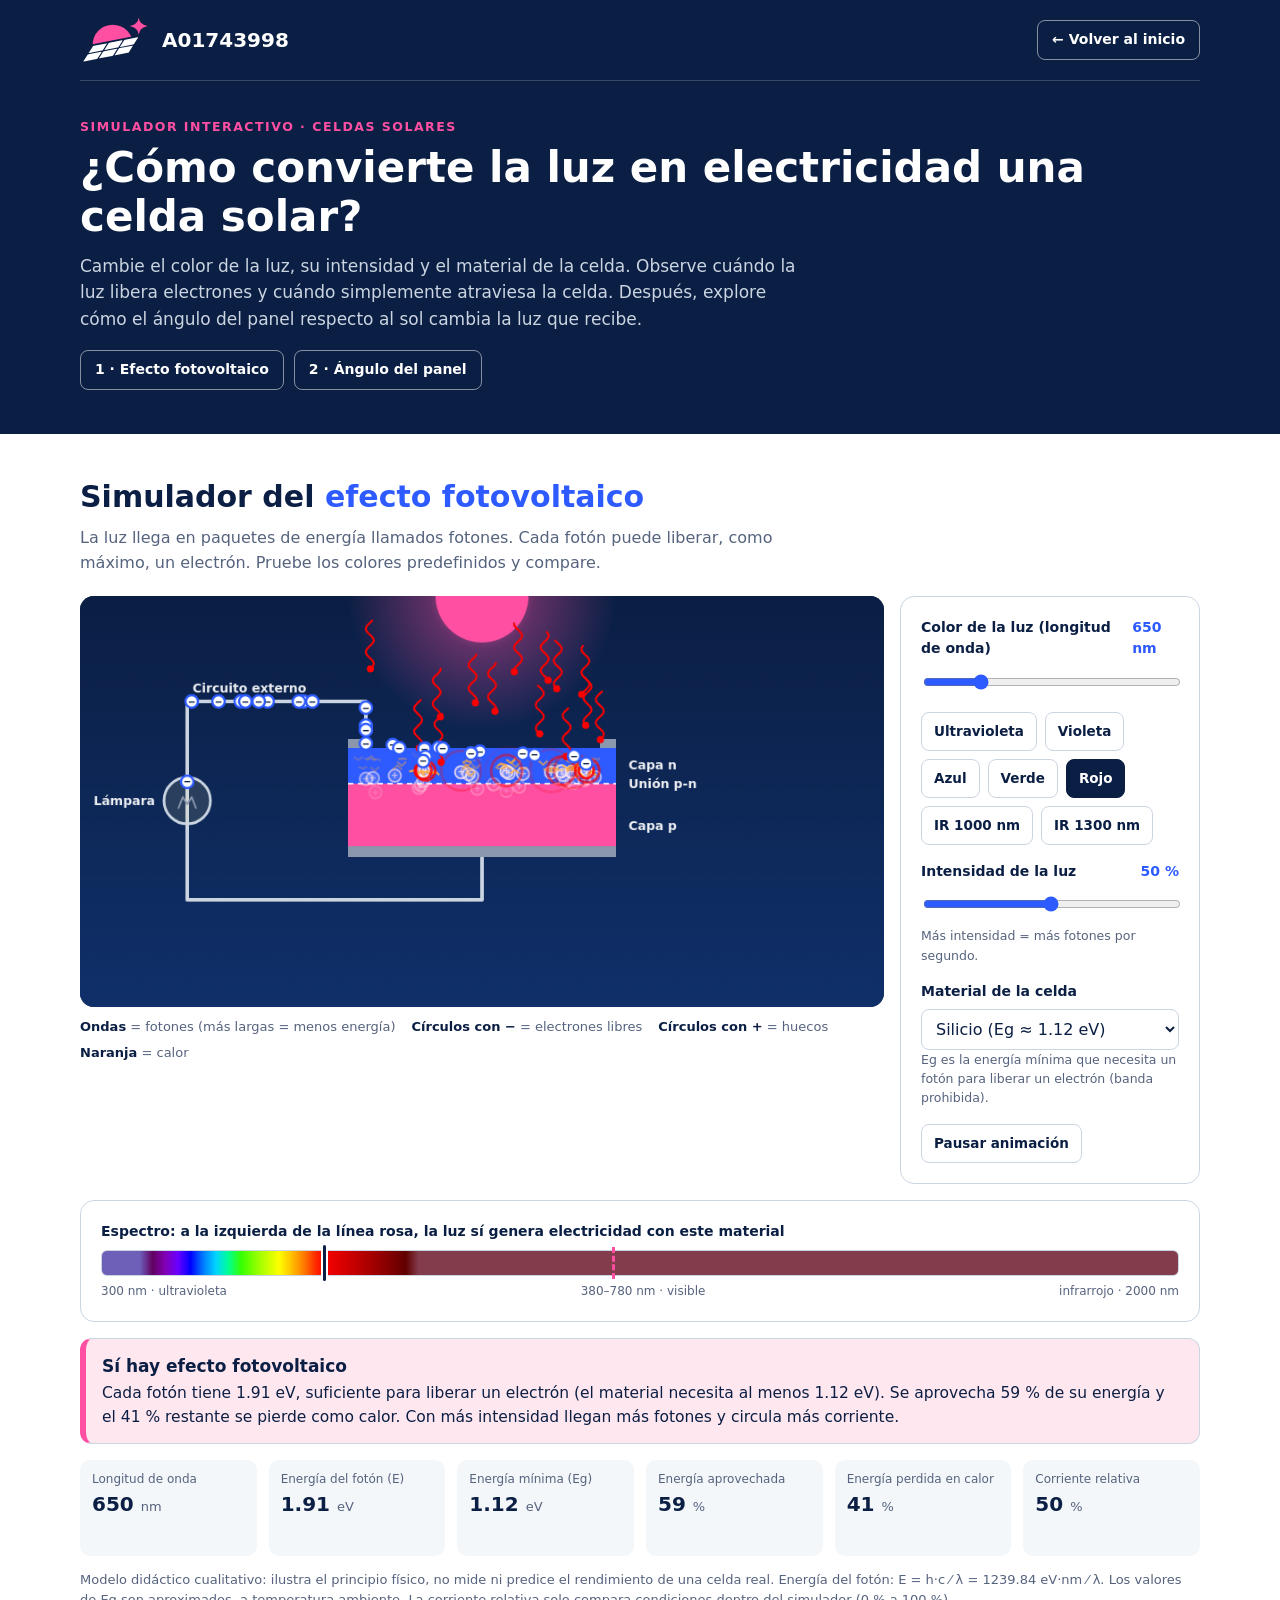
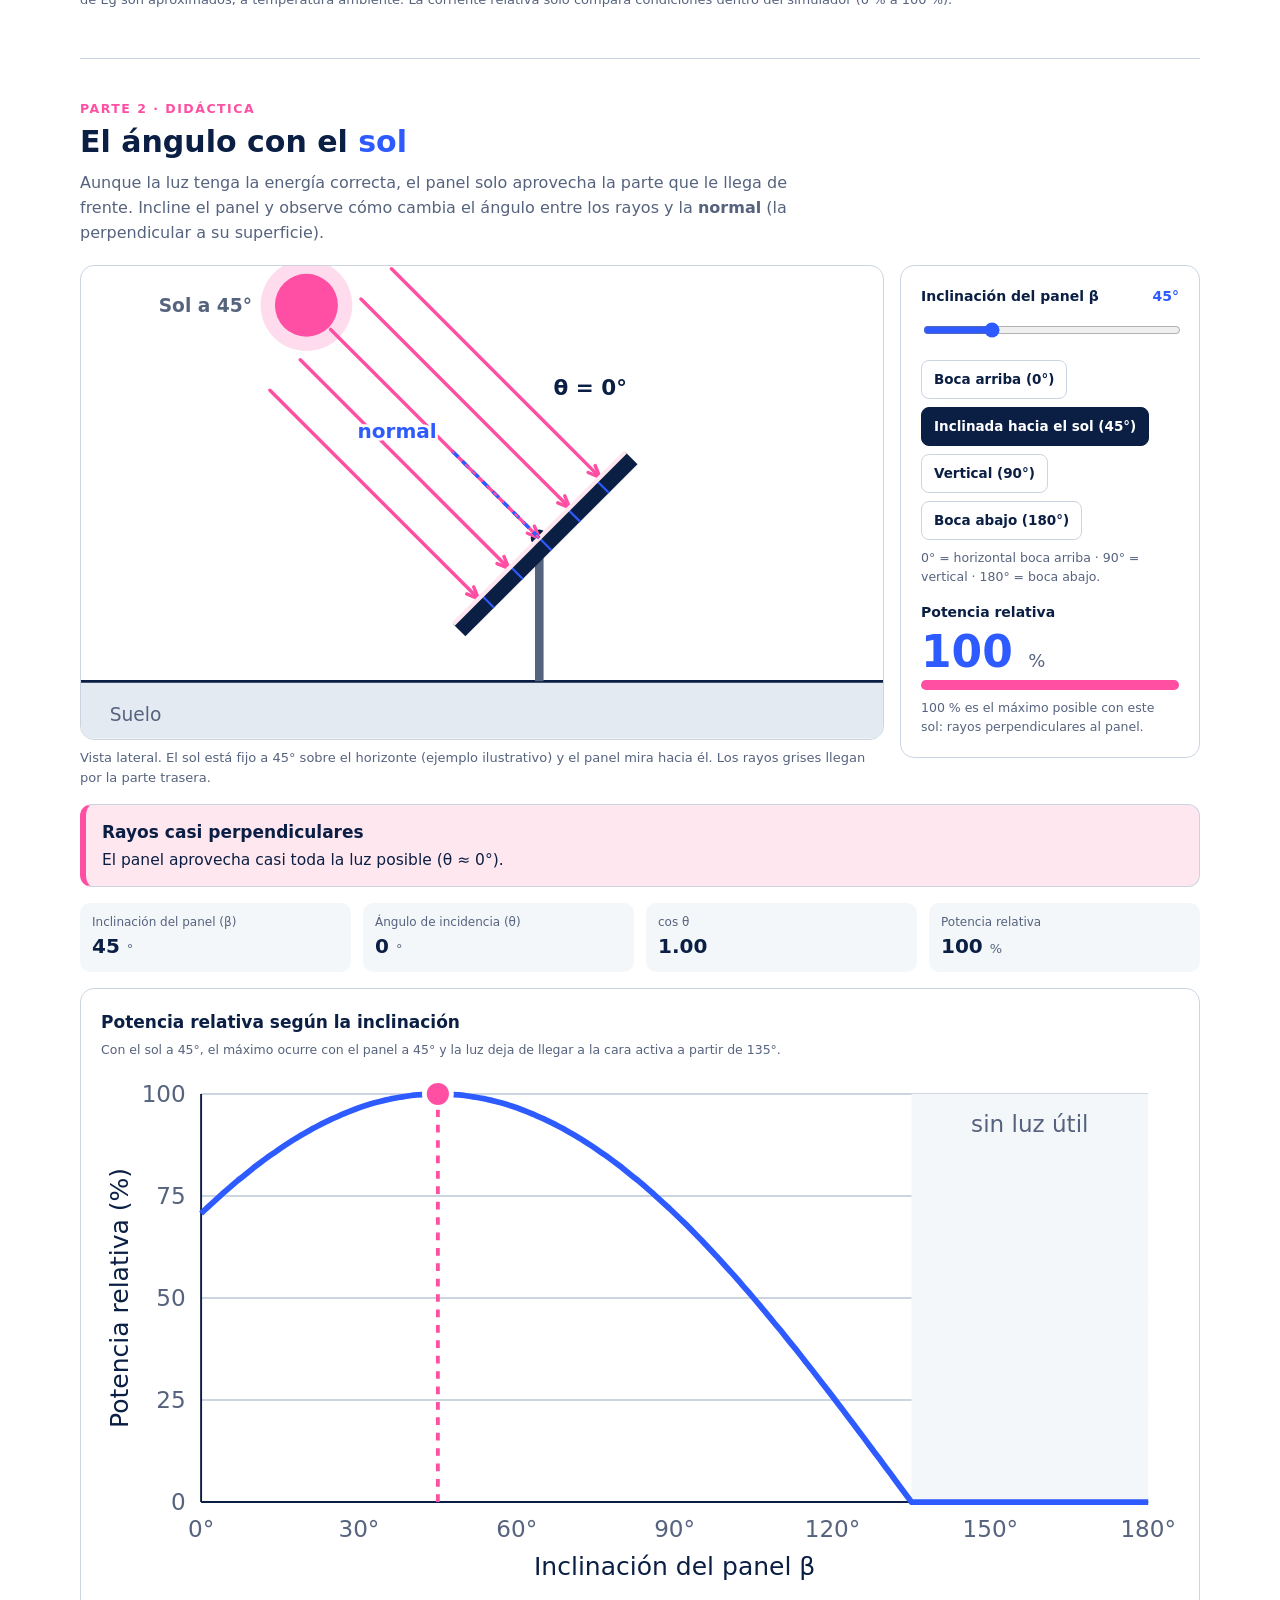
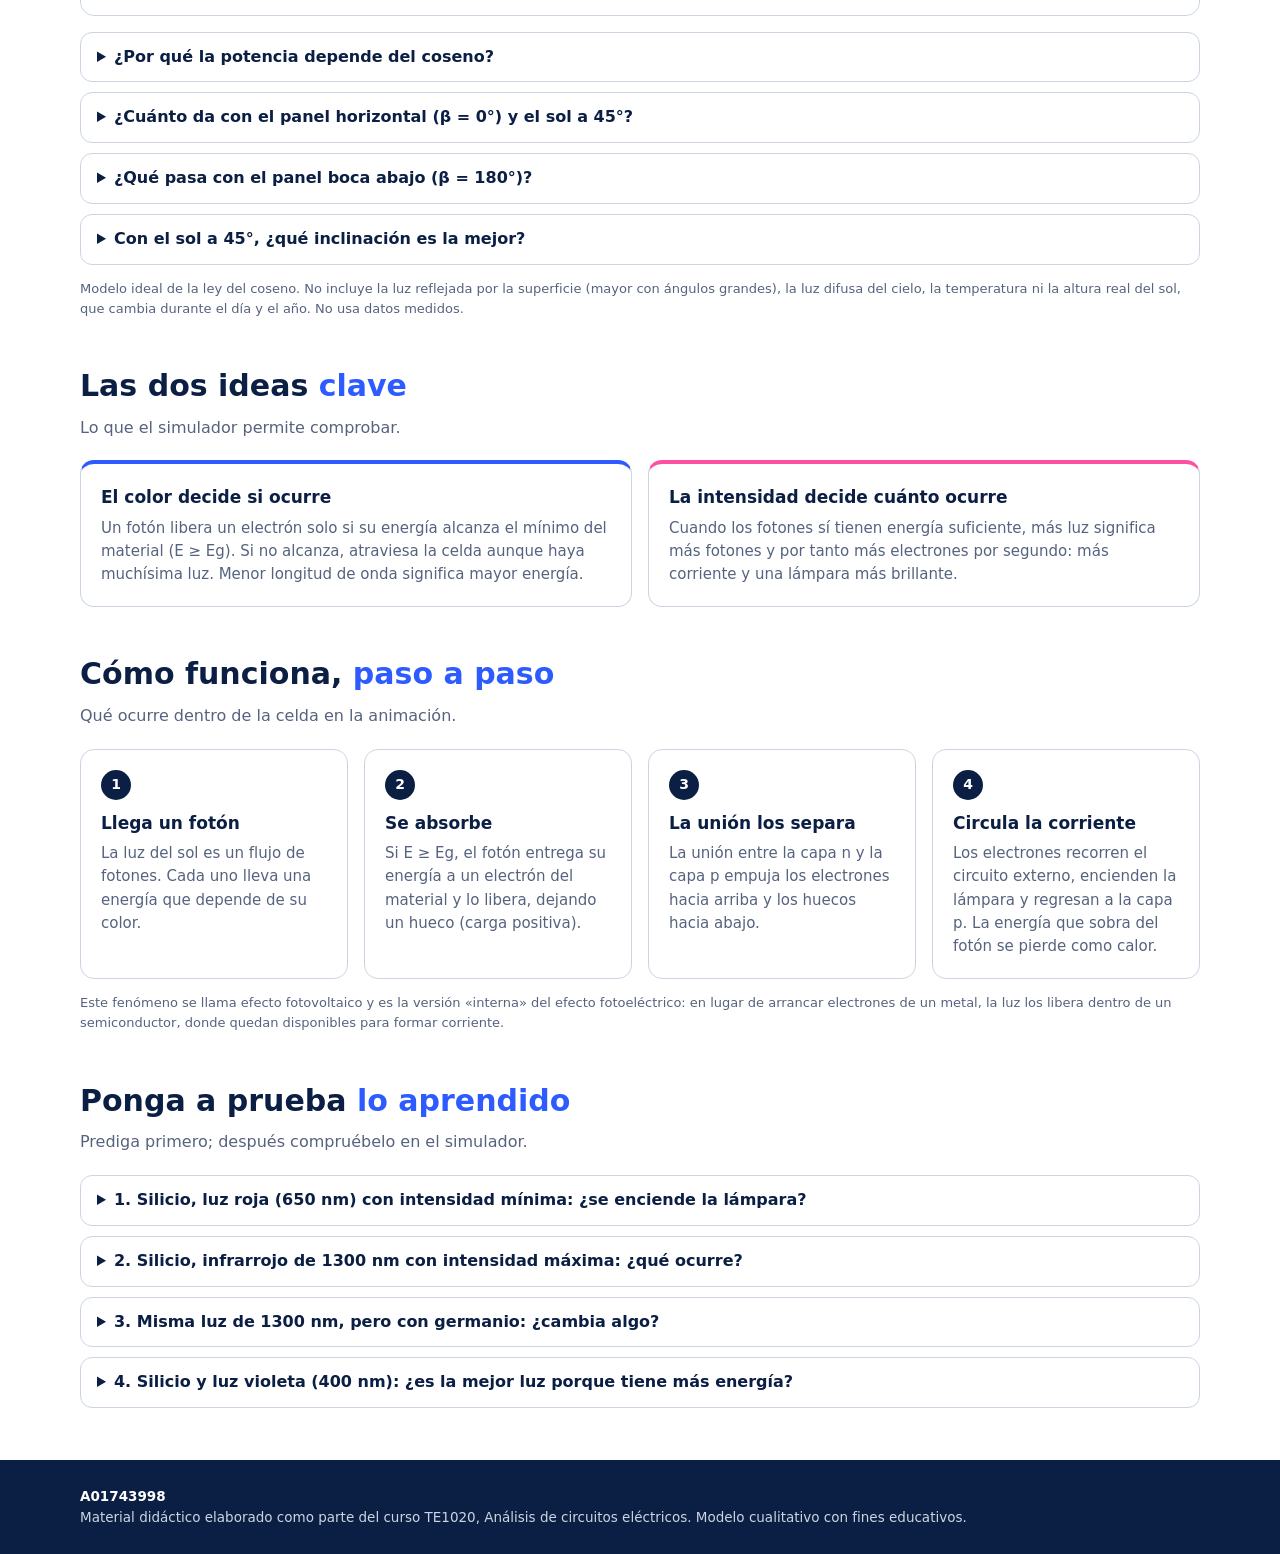
<file: simulador.html>
<!DOCTYPE html>
<html lang="es">
<head>
<meta charset="utf-8">
<meta name="viewport" content="width=device-width,initial-scale=1">
<title>Simulador del efecto fotovoltaico | A01743998</title>
<meta name="description" content="Simulador interactivo que explica cómo la luz libera electrones en una celda solar: energía del fotón, material y cantidad de luz.">
<style>
:root{--navy:#0B1F44;--blue:#2E5BFF;--pink:#FF4FA3;--cream:#FFE7F0;--slate:#CBD5E1;--ink:#0B1F44;--muted:#56637E;--soft:#F4F7FA;--paper:#fff;--sq-panel:#0B1F44}
*{box-sizing:border-box}
html{scroll-behavior:smooth}
body{margin:0;font-family:"Segoe UI",system-ui,-apple-system,Roboto,Arial,sans-serif;color:var(--ink);background:var(--paper);line-height:1.55;-webkit-text-size-adjust:100%}
.wrap{width:min(1120px,100% - 32px);margin:0 auto}
header{background:var(--navy);color:#fff;--sq-panel:#fff}
header .bar{display:flex;align-items:center;justify-content:space-between;gap:16px;padding:16px 0;border-bottom:1px solid rgba(255,255,255,.18)}
.brand{display:flex;align-items:center;gap:12px;font-weight:600;font-size:20px}
.brand svg{width:70px;height:48px}
.back{color:#fff;text-decoration:none;font-size:14px;font-weight:600;border:1px solid rgba(255,255,255,.5);border-radius:8px;padding:8px 14px}
.back:hover,.back:focus-visible{background:#fff;color:var(--navy);outline:none}
.hero{padding:36px 0 44px}
.eyebrow{color:var(--pink);font-size:12.5px;letter-spacing:.12em;text-transform:uppercase;font-weight:600}
.hero h1{margin:8px 0 12px;font-size:clamp(28px,4.2vw,42px);line-height:1.15;font-weight:600}
.hero p{margin:0;color:var(--slate);font-size:17px;max-width:720px}
h2.t{font-size:clamp(22px,3vw,30px);margin:0 0 6px;font-weight:600}
h2.t span{color:var(--blue)}
.sub{color:var(--muted);margin:0 0 20px;max-width:760px}
section{padding:40px 0 4px}
.card{background:#fff;border:1px solid var(--slate);border-radius:14px;padding:20px}
.grid{display:grid;gap:16px}
.g4{grid-template-columns:repeat(auto-fit,minmax(230px,1fr))}
.g2{grid-template-columns:repeat(auto-fit,minmax(300px,1fr))}
.rule{border-top:4px solid var(--blue)}.rule.p{border-top-color:var(--pink)}
.rule h3,.step h3{margin:0 0 6px;font-size:17px}
.rule p,.step p{margin:0;color:var(--muted);font-size:15px}
.step .n{display:inline-grid;place-items:center;width:30px;height:30px;border-radius:50%;background:var(--navy);color:#fff;font-weight:600;font-size:14px;margin-bottom:10px}
.sim{display:grid;grid-template-columns:minmax(0,1fr) 300px;gap:16px;align-items:start}
.stage{background:var(--navy);border-radius:14px;overflow:hidden;position:relative}
canvas{display:block;width:100%;height:auto}
.ctl{display:grid;gap:16px}
.ctl label{display:flex;justify-content:space-between;align-items:baseline;font-size:14px;font-weight:600;margin-bottom:6px}
.ctl label output{font-variant-numeric:tabular-nums;color:var(--blue);font-weight:600}
input[type=range]{width:100%;accent-color:var(--blue);height:28px}
select{width:100%;border:1px solid var(--slate);border-radius:8px;padding:9px 10px;font:inherit;color:var(--ink);background:#fff}
select:focus-visible,input[type=range]:focus-visible,button:focus-visible,summary:focus-visible{outline:3px solid var(--pink);outline-offset:2px}
.presets{display:flex;flex-wrap:wrap;gap:8px}
.btn{font:inherit;font-size:13.5px;font-weight:600;border-radius:8px;padding:8px 12px;cursor:pointer;border:1px solid var(--slate);background:#fff;color:var(--navy)}
.btn:hover{border-color:var(--blue)}
.btn[aria-pressed=true],.btn.on{background:var(--navy);color:#fff;border-color:var(--navy)}
.btn.primary{background:var(--blue);border-color:var(--blue);color:#fff}
.hint{font-size:12.5px;color:var(--muted);margin:0}
.spec{margin-top:16px}
.specbar{position:relative;height:26px;border-radius:6px;border:1px solid var(--slate)}
.mark{position:absolute;top:-6px;width:3px;height:36px;background:var(--navy);border-radius:2px;transform:translateX(-1px);box-shadow:0 0 0 2px #fff}
.cut{position:absolute;top:-4px;height:32px;border-left:3px dashed var(--pink);transform:translateX(-1px)}
.speclab{display:flex;justify-content:space-between;font-size:12px;color:var(--muted);margin-top:6px}
.legend{display:flex;flex-wrap:wrap;gap:6px 16px;font-size:13px;color:var(--muted);margin-top:10px}
.legend b{color:var(--ink)}
.verdict{margin-top:16px;border-radius:12px;padding:14px 16px;border:1px solid var(--slate);border-left:6px solid var(--slate);background:var(--soft);font-size:15.5px}
.verdict.yes{border-left-color:var(--pink);background:var(--cream)}
.verdict.no{border-left-color:var(--navy)}
.verdict strong{display:block;font-size:17px;margin-bottom:2px}
.read{display:grid;grid-template-columns:repeat(auto-fit,minmax(150px,1fr));gap:12px;margin-top:16px}
.read div{background:var(--soft);border-radius:10px;padding:10px 12px}
.read span{display:block;font-size:12px;color:var(--muted)}
.read b{font-size:20px;font-variant-numeric:tabular-nums;font-weight:600}
.read small{font-size:13px;font-weight:400;color:var(--muted)}
.meter{height:10px;background:var(--slate);border-radius:6px;overflow:hidden;margin-top:6px}
.meter i{display:block;height:100%;width:0;background:var(--pink);transition:width .25s}
details{border:1px solid var(--slate);border-radius:12px;padding:12px 16px;background:#fff}
details+details{margin-top:10px}
summary{cursor:pointer;font-weight:600}
details p{margin:10px 0 0;color:var(--muted);font-size:15px}
.try{margin-top:10px}
.note{font-size:13px;color:var(--muted);margin:14px 0 0}
footer{margin-top:48px;background:var(--navy);color:var(--slate);padding:26px 0;font-size:13.5px}
footer b{color:#fff}

.angwrap{border-top:1px solid var(--slate);margin-top:44px}
.angbox{display:grid;grid-template-columns:minmax(0,1fr) 300px;gap:16px;align-items:start}
.angbox svg{display:block;width:100%;height:auto;background:#fff;border:1px solid var(--slate);border-radius:14px}
.bigp{font-size:44px;font-weight:600;line-height:1;color:var(--blue);font-variant-numeric:tabular-nums}
.bigp small{font-size:18px;color:var(--muted);font-weight:400}
.ctl2 label,.ctl2 .lb{display:flex;justify-content:space-between;align-items:baseline;font-size:14px;font-weight:600;margin-bottom:6px}
.ctl2 output{color:var(--blue);font-variant-numeric:tabular-nums}
.jump{display:flex;flex-wrap:wrap;gap:10px;margin-top:18px}
.jump a{color:#fff;text-decoration:none;font-size:14px;font-weight:600;border:1px solid rgba(255,255,255,.5);border-radius:8px;padding:8px 14px}
.jump a:hover,.jump a:focus-visible{background:#fff;color:var(--navy);outline:none}
@media (max-width:900px){.angbox{grid-template-columns:1fr}}
@media (max-width:900px){.sim{grid-template-columns:1fr}}
@media (prefers-reduced-motion:reduce){html{scroll-behavior:auto}.meter i{transition:none}}
</style>
</head>
<body>
<svg width="0" height="0" style="position:absolute" aria-hidden="true" focusable="false"><defs>
<clipPath id="sqClip"><polygon points="40,0 300,0 300,123.7 40,174.8"/></clipPath>
<symbol id="sq-mark" viewBox="56 62 248 172">
<circle cx="172" cy="165" r="72" fill="#FF4FA3" clip-path="url(#sqClip)"/>
<g transform="matrix(56 -11 -19 30 100 168)" fill="var(--sq-panel,#0B1F44)">
<rect x="0.05" y="0.07" width="0.9" height="0.86" rx="0.05" ry="0.06"/>
<rect x="1.05" y="0.07" width="0.9" height="0.86" rx="0.05" ry="0.06"/>
<rect x="2.05" y="0.07" width="0.9" height="0.86" rx="0.05" ry="0.06"/>
<rect x="0.05" y="1.07" width="0.9" height="0.86" rx="0.05" ry="0.06"/>
<rect x="1.05" y="1.07" width="0.9" height="0.86" rx="0.05" ry="0.06"/>
<rect x="2.05" y="1.07" width="0.9" height="0.86" rx="0.05" ry="0.06"/>
</g>
<path d="M265 68Q268 92 297 98Q268 104 265 128Q262 104 233 98Q262 92 265 68Z" fill="#FF4FA3"/>
</symbol></defs></svg>

<header>
<div class="wrap">
<div class="bar">
<div class="brand"><svg role="img" aria-label="Logotipo"><use href="#sq-mark"/></svg><span>A01743998</span></div>
<a class="back" href="index.html">← Volver al inicio</a>
</div>
<div class="hero">
<div class="eyebrow">Simulador interactivo · Celdas solares</div>
<h1>¿Cómo convierte la luz en electricidad una celda solar?</h1>
<p>Cambie el color de la luz, su intensidad y el material de la celda. Observe cuándo la luz libera electrones y cuándo simplemente atraviesa la celda. Después, explore cómo el ángulo del panel respecto al sol cambia la luz que recibe.</p>
<div class="jump"><a href="#simulador">1 · Efecto fotovoltaico</a><a href="#angulo">2 · Ángulo del panel</a></div>
</div>
</div>
</header>

<main class="wrap">

<section id="simulador" aria-labelledby="hSim">
<h2 class="t" id="hSim">Simulador del <span>efecto fotovoltaico</span></h2>
<p class="sub">La luz llega en paquetes de energía llamados fotones. Cada fotón puede liberar, como máximo, un electrón. Pruebe los colores predefinidos y compare.</p>

<div class="sim">
<div>
<div class="stage"><canvas id="cv" width="900" height="460" role="img" aria-label="Animación de una celda solar: fotones de luz caen sobre capas n y p; si tienen energía suficiente liberan electrones que recorren un circuito externo y encienden una lámpara."></canvas></div>
<div class="legend" aria-hidden="true"><span><b>Ondas</b> = fotones (más largas = menos energía)</span><span><b>Círculos con −</b> = electrones libres</span><span><b>Círculos con +</b> = huecos</span><span><b>Naranja</b> = calor</span></div>
</div>

<div class="card ctl" aria-label="Controles">
<div>
<label for="lam">Color de la luz (longitud de onda) <output id="lamO">650 nm</output></label>
<input type="range" id="lam" min="300" max="2000" step="5" value="650">
<div class="presets" id="presets" role="group" aria-label="Colores predefinidos" style="margin-top:8px"></div>
</div>
<div>
<label for="inten">Intensidad de la luz <output id="intO">50 %</output></label>
<input type="range" id="inten" min="1" max="100" step="1" value="50">
<p class="hint">Más intensidad = más fotones por segundo.</p>
</div>
<div>
<label for="mat">Material de la celda</label>
<select id="mat">
<option value="1.12" selected>Silicio (Eg ≈ 1.12 eV)</option>
<option value="0.66">Germanio (Eg ≈ 0.66 eV)</option>
<option value="1.42">Arseniuro de galio (Eg ≈ 1.42 eV)</option>
</select>
<p class="hint">Eg es la energía mínima que necesita un fotón para liberar un electrón (banda prohibida).</p>
</div>
<div><button type="button" class="btn" id="pause" aria-pressed="false">Pausar animación</button></div>
</div>
</div>

<div class="spec card" aria-label="Espectro de la luz">
<div style="font-weight:600;font-size:14px;margin-bottom:8px">Espectro: a la izquierda de la línea rosa, la luz sí genera electricidad con este material</div>
<div class="specbar" id="specbar"><div class="cut" id="cut"></div><div class="mark" id="mark"></div></div>
<div class="speclab"><span>300 nm · ultravioleta</span><span>380–780 nm · visible</span><span>infrarrojo · 2000 nm</span></div>
</div>

<div class="verdict" id="verdict" aria-live="polite"></div>

<div class="read">
<div><span>Longitud de onda</span><b id="rL">—</b></div>
<div><span>Energía del fotón (E)</span><b id="rE">—</b></div>
<div><span>Energía mínima (Eg)</span><b id="rG">—</b></div>
<div><span>Energía aprovechada</span><b id="rU">—</b></div>
<div><span>Energía perdida en calor</span><b id="rH">—</b></div>
<div><span>Corriente relativa</span><b id="rI">—</b><div class="meter"><i id="mI"></i></div></div>
</div>
<p class="note">Modelo didáctico cualitativo: ilustra el principio físico, no mide ni predice el rendimiento de una celda real. Energía del fotón: E = h·c ⁄ λ = 1239.84 eV·nm ⁄ λ. Los valores de Eg son aproximados, a temperatura ambiente. La corriente relativa solo compara condiciones dentro del simulador (0 % a 100 %).</p>
</section>

<section id="angulo" class="angwrap" aria-labelledby="hAng">
<div class="eyebrow" style="color:var(--pink)">Parte 2 · Didáctica</div>
<h2 class="t" id="hAng">El ángulo con el <span>sol</span></h2>
<p class="sub">Aunque la luz tenga la energía correcta, el panel solo aprovecha la parte que le llega de frente. Incline el panel y observe cómo cambia el ángulo entre los rayos y la <b>normal</b> (la perpendicular a su superficie).</p>
<div class="angbox">
<div>
<svg id="angSvg" viewBox="0 0 560 330" role="img" aria-label="Esquema lateral: el sol a 45 grados sobre el horizonte envía rayos a un panel inclinable; se muestran la normal del panel y el ángulo de incidencia."></svg>
<p class="note" style="margin-top:8px">Vista lateral. El sol está fijo a 45° sobre el horizonte (ejemplo ilustrativo) y el panel mira hacia él. Los rayos grises llegan por la parte trasera.</p>
</div>
<div class="card ctl2" style="display:grid;gap:16px">
<div>
<label for="beta">Inclinación del panel β <output id="betaO">45°</output></label>
<input type="range" id="beta" min="0" max="180" step="1" value="45">
<div class="presets" id="angPre" role="group" aria-label="Posiciones predefinidas" style="margin-top:8px"></div>
<p class="hint" style="margin-top:8px">0° = horizontal boca arriba · 90° = vertical · 180° = boca abajo.</p>
</div>
<div>
<div class="lb"><span>Potencia relativa</span></div>
<div class="bigp" id="bigP">—</div>
<div class="meter"><i id="angMeter"></i></div>
<p class="hint" style="margin-top:8px">100 % es el máximo posible con este sol: rayos perpendiculares al panel.</p>
</div>
</div>
</div>

<div class="verdict" id="angVerdict" aria-live="polite"></div>
<div class="read">
<div><span>Inclinación del panel (β)</span><b id="aB">—</b></div>
<div><span>Ángulo de incidencia (θ)</span><b id="aT">—</b></div>
<div><span>cos θ</span><b id="aC">—</b></div>
<div><span>Potencia relativa</span><b id="aP">—</b></div>
</div>

<div class="card" style="margin-top:16px">
<h3 style="margin:0 0 4px;font-size:17px">Potencia relativa según la inclinación</h3>
<p class="hint" style="margin:0 0 8px">Con el sol a 45°, el máximo ocurre con el panel a 45° y la luz deja de llegar a la cara activa a partir de 135°.</p>
<svg id="angChart" viewBox="0 0 560 270" role="img" aria-label="Curva de potencia relativa contra inclinación del panel, de 0 a 180 grados, con el punto actual marcado."></svg>
</div>

<div style="margin-top:16px">
<details><summary>¿Por qué la potencia depende del coseno?</summary><p>Un haz de luz tiene un ancho fijo. Cuanto más inclinado llega respecto a la normal, más superficie ocupa ese mismo haz, así que cada centímetro cuadrado recibe menos luz. La luz útil es proporcional a cos θ, donde θ es el ángulo entre los rayos y la normal. Con θ = 0° es 100 % y con θ = 90° los rayos son paralelos a la superficie y la luz útil es 0 %.</p></details>
<details><summary>¿Cuánto da con el panel horizontal (β = 0°) y el sol a 45°?</summary><p>El ángulo de incidencia es 45° y cos 45° ≈ 0.71, es decir, alrededor de 71 % de la potencia máxima. Con el panel vertical (β = 90°) también resulta 71 %. <button type="button" class="btn primary try2" data-b="0">Probar con 0°</button></p></details>
<details><summary>¿Qué pasa con el panel boca abajo (β = 180°)?</summary><p>La luz llega por la parte trasera, que no es la cara activa: la potencia útil es 0 %. <button type="button" class="btn primary try2" data-b="180">Probar con 180°</button></p></details>
<details><summary>Con el sol a 45°, ¿qué inclinación es la mejor?</summary><p>β = 45°. Entonces los rayos son perpendiculares al panel (θ = 0°) y se aprovecha 100 %. <button type="button" class="btn primary try2" data-b="45">Probar con 45°</button></p></details>
<p class="note">Modelo ideal de la ley del coseno. No incluye la luz reflejada por la superficie (mayor con ángulos grandes), la luz difusa del cielo, la temperatura ni la altura real del sol, que cambia durante el día y el año. No usa datos medidos.</p>
</div>
</section>

<section id="ideas" aria-labelledby="hId">
<h2 class="t" id="hId">Las dos ideas <span>clave</span></h2>
<p class="sub">Lo que el simulador permite comprobar.</p>
<div class="grid g2">
<div class="card rule"><h3>El color decide si ocurre</h3><p>Un fotón libera un electrón solo si su energía alcanza el mínimo del material (E ≥ Eg). Si no alcanza, atraviesa la celda aunque haya muchísima luz. Menor longitud de onda significa mayor energía.</p></div>
<div class="card rule p"><h3>La intensidad decide cuánto ocurre</h3><p>Cuando los fotones sí tienen energía suficiente, más luz significa más fotones y por tanto más electrones por segundo: más corriente y una lámpara más brillante.</p></div>
</div>
</section>

<section id="pasos" aria-labelledby="hPa">
<h2 class="t" id="hPa">Cómo funciona, <span>paso a paso</span></h2>
<p class="sub">Qué ocurre dentro de la celda en la animación.</p>
<div class="grid g4">
<div class="card step"><div class="n">1</div><h3>Llega un fotón</h3><p>La luz del sol es un flujo de fotones. Cada uno lleva una energía que depende de su color.</p></div>
<div class="card step"><div class="n">2</div><h3>Se absorbe</h3><p>Si E ≥ Eg, el fotón entrega su energía a un electrón del material y lo libera, dejando un hueco (carga positiva).</p></div>
<div class="card step"><div class="n">3</div><h3>La unión los separa</h3><p>La unión entre la capa n y la capa p empuja los electrones hacia arriba y los huecos hacia abajo.</p></div>
<div class="card step"><div class="n">4</div><h3>Circula la corriente</h3><p>Los electrones recorren el circuito externo, encienden la lámpara y regresan a la capa p. La energía que sobra del fotón se pierde como calor.</p></div>
</div>
<p class="note">Este fenómeno se llama efecto fotovoltaico y es la versión «interna» del efecto fotoeléctrico: en lugar de arrancar electrones de un metal, la luz los libera dentro de un semiconductor, donde quedan disponibles para formar corriente.</p>
</section>

<section id="retos" aria-labelledby="hRe">
<h2 class="t" id="hRe">Ponga a prueba <span>lo aprendido</span></h2>
<p class="sub">Prediga primero; después compruébelo en el simulador.</p>
<details><summary>1. Silicio, luz roja (650 nm) con intensidad mínima: ¿se enciende la lámpara?</summary><p>Sí, pero apenas. La energía del fotón es 1239.84 ⁄ 650 ≈ 1.91 eV, mayor que 1.12 eV. Hay efecto, pero con pocos fotones llegan pocos electrones.</p><p><button type="button" class="btn primary try" data-l="650" data-i="1" data-m="1.12">Probar</button></p></details>
<details><summary>2. Silicio, infrarrojo de 1300 nm con intensidad máxima: ¿qué ocurre?</summary><p>Nada. E ≈ 0.95 eV es menor que 1.12 eV. Ningún fotón puede liberar un electrón, aunque haya muchísimos: la luz atraviesa la celda.</p><p><button type="button" class="btn primary try" data-l="1300" data-i="100" data-m="1.12">Probar</button></p></details>
<details><summary>3. Misma luz de 1300 nm, pero con germanio: ¿cambia algo?</summary><p>Sí. Con Eg ≈ 0.66 eV, los fotones de 0.95 eV sí alcanzan. El material determina qué colores se aprovechan.</p><p><button type="button" class="btn primary try" data-l="1300" data-i="60" data-m="0.66">Probar</button></p></details>
<details><summary>4. Silicio y luz violeta (400 nm): ¿es la mejor luz porque tiene más energía?</summary><p>Genera electrones, pero con mucho desperdicio. E ≈ 3.10 eV y solo 1.12 eV se aprovechan, alrededor de 36 %; el resto, cerca de 64 %, se pierde como calor.</p><p><button type="button" class="btn primary try" data-l="400" data-i="60" data-m="1.12">Probar</button></p></details>
</section>
</main>

<footer>
<div class="wrap"><p style="margin:0"><b>A01743998</b><br>Material didáctico elaborado como parte del curso TE1020, Análisis de circuitos eléctricos. Modelo cualitativo con fines educativos.</p></div>
</footer>

<script>
(function(){
var HC=1239.84,C_THZ=299792.458,LMIN=300,LMAX=2000;
var cv=document.getElementById("cv"),ctx=cv.getContext("2d"),W=900,H=460;
var lam=650,inten=50,eg=1.12,paused=false;
var reduce=window.matchMedia&&window.matchMedia("(prefers-reduced-motion: reduce)").matches;
function nf(v,d){return v.toLocaleString("es-MX",{minimumFractionDigits:d,maximumFractionDigits:d})}
function rgb(l){var r=0,g=0,b=0,f=1;
if(l<380)return [180,150,255];if(l>780)return [255,205,205];
if(l<440){r=-(l-440)/60;b=1}else if(l<490){g=(l-440)/50;b=1}else if(l<510){g=1;b=-(l-510)/20}else if(l<580){r=(l-510)/70;g=1}else if(l<645){r=1;g=-(l-645)/65}else{r=1}
if(l<420)f=.3+.7*(l-380)/40;else if(l>645)f=.3+.7*(780-l)/135;
function c(x){return Math.round(255*Math.pow(x*f,.8))}return [c(r),c(g),c(b)]}
function css(a,al){return "rgba("+a[0]+","+a[1]+","+a[2]+","+(al==null?1:al)+")"}
/* espectro */
var bar=document.getElementById("specbar"),st=[];
for(var l=LMIN;l<=LMAX;l+=20){var c=rgb(l);if(l<380)c=[110,95,185];else if(l>780)c=[130,60,75];st.push(css(c)+" "+((l-LMIN)/(LMAX-LMIN)*100).toFixed(2)+"%")}
bar.style.background="linear-gradient(90deg,"+st.join(",")+")";
function pos(l){return (l-LMIN)/(LMAX-LMIN)*100}
/* presets */
var PR=[["Ultravioleta",320],["Violeta",400],["Azul",450],["Verde",530],["Rojo",650],["Infrarrojo 1000",1000],["Infrarrojo 1300",1300]];
var pe=document.getElementById("presets");
PR.forEach(function(p){var b=document.createElement("button");b.type="button";b.className="btn";b.textContent=p[0].replace("Infrarrojo ","IR ")+(p[1]>=1000?" nm":"");b.title=p[0]+" ("+p[1]+" nm)";b.dataset.l=p[1];b.setAttribute("aria-pressed","false");
b.addEventListener("click",function(){setLam(p[1])});pe.appendChild(b)});
var $=function(i){return document.getElementById(i)};
function setLam(v){lam=v;$("lam").value=v;ui()}
/* estado de simulación */
var photons=[],electrons=[],holes=[],heats=[],flashes=[],acc=0,rateEst=0,arrivals=0,bright=0,t0=0;
var CX0=300,CX1=600,YT=170,YJ=210,YB=280;
var PATH=[[320,165],[320,118],[120,118],[120,340],[450,340],[450,292]];
function active(){return HC/lam>=eg-1e-9}
function spawn(){var x=CX0+14+Math.random()*(CX1-CX0-28),E=HC/lam,col=rgb(lam);
var dep=YT+8+(YB-YT-24)*Math.min(1,Math.pow(eg/E,3));
photons.push({x:x,y:72,col:col,ph:Math.random()*6.28,absY:active()?dep:null,lam:lam})}
function absorb(p){var E=HC/p.lam;flashes.push({x:p.x,y:p.y,t:0,col:p.col});
holes.push({x:p.x,y:p.y,t:0});
var pts=[[p.x,p.y],[p.x,YJ-30]].concat(PATH.map(function(a){return a.slice()}));
electrons.push({pts:pts,i:1,x:p.x,y:p.y});
var loss=1-eg/E,n=loss>.08?Math.min(5,1+Math.round(loss*5)):0;
for(var k=0;k<n;k++)heats.push({x:p.x+(Math.random()-.5)*24,y:p.y+(Math.random()-.5)*16,t:0,a:Math.random()*6.28})}
function step(dt){
var rate=inten*.45;acc+=rate*dt;while(acc>=1){acc-=1;if(photons.length<160)spawn()}
photons.forEach(function(p){p.y+=190*dt;if(p.absY!=null&&!p.done&&p.y>=p.absY){p.done=true;absorb(p)}});
photons=photons.filter(function(p){return !p.done&&p.y<H+60});
electrons.forEach(function(e){var tg=e.pts[e.i],dx=tg[0]-e.x,dy=tg[1]-e.y,d=Math.hypot(dx,dy),s=(e.i<=1?160:300)*dt;
if(d<=s){e.x=tg[0];e.y=tg[1];e.i++;if(e.i>=e.pts.length){e.done=true;arrivals++}}else{e.x+=dx/d*s;e.y+=dy/d*s}});
electrons=electrons.filter(function(e){return !e.done});
holes.forEach(function(h){h.t+=dt;h.y+=Math.min(1,h.t)*30*dt});holes=holes.filter(function(h){return h.t<1.6});
heats.forEach(function(h){h.t+=dt;h.y-=14*dt;h.a+=dt*9});heats=heats.filter(function(h){return h.t<1});
flashes.forEach(function(f){f.t+=dt});flashes=flashes.filter(function(f){return f.t<.45});
var inst=arrivals/Math.max(dt,.001);arrivals=0;var k=Math.min(1,dt*3);rateEst+=(inst-rateEst)*k;
var tgt=Math.sqrt(Math.min(1,rateEst/(45*.8)));bright+=(tgt-bright)*Math.min(1,dt*6)}
function drawPhoton(p,t){var per=p.lam/25,L=54,dashed=p.lam<380||p.lam>780,al=active()||p.absY!=null?1:.55;
ctx.save();ctx.strokeStyle=css(p.col,al);ctx.lineWidth=2.2;ctx.lineCap="round";if(dashed)ctx.setLineDash([4,4]);
ctx.beginPath();for(var s=0;s<=L;s+=2){var yy=p.y-s,xx=p.x+4.5*Math.sin(6.283*(p.y-s)/per+p.ph);if(s===0)ctx.moveTo(xx,yy);else ctx.lineTo(xx,yy)}ctx.stroke();
ctx.setLineDash([]);ctx.fillStyle=css(p.col,al);ctx.beginPath();ctx.arc(p.x+4.5*Math.sin(6.283*p.y/per+p.ph),p.y,4,0,6.283);ctx.fill();ctx.restore()}
function lab(txt,x,y,al){ctx.fillStyle="rgba(255,255,255,.92)";ctx.font="600 14px 'Segoe UI',system-ui,sans-serif";ctx.textAlign=al||"left";ctx.fillText(txt,x,y)}
function draw(){
ctx.clearRect(0,0,W,H);
var g=ctx.createLinearGradient(0,0,0,H);g.addColorStop(0,"#0B1F44");g.addColorStop(1,"#10306a");ctx.fillStyle=g;ctx.fillRect(0,0,W,H);
/* sol */
var sg=ctx.createRadialGradient(450,0,10,450,0,150);sg.addColorStop(0,"rgba(255,79,163,.95)");sg.addColorStop(.35,"rgba(255,79,163,.35)");sg.addColorStop(1,"rgba(255,79,163,0)");ctx.fillStyle=sg;ctx.fillRect(250,0,400,170);
ctx.fillStyle="#FF4FA3";ctx.beginPath();ctx.arc(450,0,52,0,Math.PI);ctx.fill();
/* circuito */
ctx.strokeStyle="#CBD5E1";ctx.lineWidth=4;ctx.lineJoin="round";ctx.beginPath();PATH.forEach(function(p,i){i?ctx.lineTo(p[0],p[1]):ctx.moveTo(p[0],p[1])});ctx.stroke();
/* celda */
ctx.fillStyle="#8A97AD";ctx.fillRect(CX0,YB,CX1-CX0,12);ctx.fillRect(CX0,YT-10,18,10);ctx.fillRect(CX1-18,YT-10,18,10);
ctx.fillStyle="#2E5BFF";ctx.fillRect(CX0,YT,CX1-CX0,YJ-YT);
ctx.fillStyle="#FF4FA3";ctx.fillRect(CX0,YJ,CX1-CX0,YB-YJ);
ctx.strokeStyle="rgba(255,255,255,.85)";ctx.lineWidth=2;ctx.setLineDash([6,5]);ctx.beginPath();ctx.moveTo(CX0,YJ);ctx.lineTo(CX1,YJ);ctx.stroke();ctx.setLineDash([]);
lab("Capa n",CX1+14,YT+24);lab("Unión p-n",CX1+14,YJ+5);lab("Capa p",CX1+14,YJ+52);lab("Circuito externo",126,108);
/* lámpara */
var lx=120,ly=229,r=26;
if(bright>.02){var lg=ctx.createRadialGradient(lx,ly,r*.4,lx,ly,r*3.2);lg.addColorStop(0,"rgba(255,231,140,"+(.85*bright)+")");lg.addColorStop(1,"rgba(255,231,140,0)");ctx.fillStyle=lg;ctx.beginPath();ctx.arc(lx,ly,r*3.2,0,6.283);ctx.fill()}
ctx.fillStyle="rgba(255,236,150,"+(.12+.88*bright)+")";ctx.strokeStyle="#CBD5E1";ctx.lineWidth=3;ctx.beginPath();ctx.arc(lx,ly,r,0,6.283);ctx.fill();ctx.stroke();
ctx.strokeStyle=bright>.3?"#B8860B":"#8A97AD";ctx.lineWidth=2;ctx.beginPath();ctx.moveTo(lx-10,ly+9);ctx.lineTo(lx-5,ly-4);ctx.lineTo(lx,ly+4);ctx.lineTo(lx+5,ly-4);ctx.lineTo(lx+10,ly+9);ctx.stroke();
lab("Lámpara",lx-36,ly+5,"right");
/* partículas */
holes.forEach(function(h){var a=1-h.t/1.6;ctx.strokeStyle="rgba(255,231,240,"+a+")";ctx.fillStyle="rgba(255,231,240,"+(.25*a)+")";ctx.lineWidth=2;ctx.beginPath();ctx.arc(h.x,h.y,7,0,6.283);ctx.fill();ctx.stroke();ctx.fillStyle="rgba(255,231,240,"+a+")";ctx.font="700 12px sans-serif";ctx.textAlign="center";ctx.fillText("+",h.x,h.y+4)});
heats.forEach(function(h){var a=1-h.t;ctx.strokeStyle="rgba(255,170,60,"+a+")";ctx.lineWidth=2.2;ctx.beginPath();ctx.moveTo(h.x-5,h.y+Math.sin(h.a)*2);ctx.lineTo(h.x,h.y-Math.sin(h.a)*3);ctx.lineTo(h.x+5,h.y+Math.sin(h.a)*2);ctx.stroke()});
flashes.forEach(function(f){var k=f.t/.45;ctx.strokeStyle=css(f.col,1-k);ctx.lineWidth=3;ctx.beginPath();ctx.arc(f.x,f.y,6+k*22,0,6.283);ctx.stroke()});
photons.forEach(function(p){drawPhoton(p)});
electrons.forEach(function(e){ctx.fillStyle="#fff";ctx.strokeStyle="#2E5BFF";ctx.lineWidth=2.5;ctx.beginPath();ctx.arc(e.x,e.y,7,0,6.283);ctx.fill();ctx.stroke();ctx.fillStyle="#0B1F44";ctx.font="700 13px sans-serif";ctx.textAlign="center";ctx.fillText("−",e.x,e.y+4.5)});
if(!active()){ctx.fillStyle="rgba(255,255,255,.95)";ctx.font="600 15px 'Segoe UI',system-ui,sans-serif";ctx.textAlign="center";ctx.fillText("Los fotones no tienen energía suficiente: atraviesan la celda",450,H-14)}
}
var last=0;
function frame(ts){if(!last)last=ts;var dt=Math.min(.05,(ts-last)/1000);last=ts;if(!paused)step(dt);draw();requestAnimationFrame(frame)}
/* interfaz */
function ui(){
var E=HC/lam,act=E>=eg-1e-9,use=act?eg/E:0;
$("lamO").textContent=lam+" nm";$("intO").textContent=inten+" %";
$("rL").innerHTML=nf(lam,0)+' <small>nm</small>';$("rE").innerHTML=nf(E,2)+' <small>eV</small>';$("rG").innerHTML=nf(eg,2)+' <small>eV</small>';
$("rU").innerHTML=act?nf(use*100,0)+' <small>%</small>':'0 <small>%</small>';
$("rH").innerHTML=act?nf((1-use)*100,0)+' <small>%</small>':'— <small>(no se absorbe)</small>';
var cur=act?inten:0;$("rI").innerHTML=nf(cur,0)+' <small>%</small>';$("mI").style.width=cur+"%";
if(!act){electrons.length=0;holes.length=0}
var v=$("verdict"),cut=HC/eg;
if(act){v.className="verdict yes";v.innerHTML="<strong>Sí hay efecto fotovoltaico</strong>Cada fotón tiene "+nf(E,2)+" eV, suficiente para liberar un electrón (el material necesita al menos "+nf(eg,2)+" eV). Se aprovecha "+nf(use*100,0)+" % de su energía"+(use<.995?" y el "+nf((1-use)*100,0)+" % restante se pierde como calor":"")+". Con más intensidad llegan más fotones y circula más corriente."}
else{v.className="verdict no";v.innerHTML="<strong>No hay efecto fotovoltaico</strong>Cada fotón tiene solo "+nf(E,2)+" eV y este material necesita al menos "+nf(eg,2)+" eV. Ningún fotón puede liberar un electrón, así que la luz atraviesa la celda sin importar cuánta haya. Para este material, la luz debe tener menos de "+nf(cut,0)+" nm."}
$("mark").style.left=pos(lam)+"%";$("cut").style.left=pos(cut)+"%";
$("cut").style.display=(cut>=LMIN&&cut<=LMAX)?"block":"none";
pe.querySelectorAll("button").forEach(function(b){b.setAttribute("aria-pressed",String(+b.dataset.l===lam))});
if(paused||reduce)draw()}
$("lam").addEventListener("input",function(){lam=+this.value;ui()});
$("inten").addEventListener("input",function(){inten=+this.value;ui()});
$("mat").addEventListener("change",function(){eg=+this.value;ui()});
$("pause").addEventListener("click",function(){paused=!paused;this.setAttribute("aria-pressed",String(paused));this.textContent=paused?"Reanudar animación":"Pausar animación"});
document.querySelectorAll(".try").forEach(function(b){b.addEventListener("click",function(){
lam=+b.dataset.l;inten=+b.dataset.i;eg=+b.dataset.m;$("lam").value=lam;$("inten").value=inten;$("mat").value=b.dataset.m;ui();$("simulador").scrollIntoView({behavior:reduce?"auto":"smooth"})})});
if(reduce){paused=true;$("pause").setAttribute("aria-pressed","true");$("pause").textContent="Reanudar animación"}
ui();requestAnimationFrame(frame);
window.__sim={get:function(){return {lam:lam,inten:inten,eg:eg,ph:photons.length,el:electrons.length,b:bright,rate:rateEst}}};
})();

/* ===== Parte 2: ángulo con el sol (ley del coseno) ===== */
(function(){
var H=45,R=Math.PI/180,svg=document.getElementById("angSvg"),ch=document.getElementById("angChart"),$=function(i){return document.getElementById(i)};
var beta=45;
function nf(v,d){return v.toLocaleString("es-MX",{minimumFractionDigits:d,maximumFractionDigits:d})}
function calc(b){var c=Math.sin((b+H)*R);var th=Math.acos(Math.max(-1,Math.min(1,c)))/R;return {c:c,th:th,p:Math.max(0,c)}}
var PRE=[["Boca arriba",0],["Inclinada hacia el sol",45],["Vertical",90],["Boca abajo",180]];
var pe=$("angPre");PRE.forEach(function(p){var b=document.createElement("button");b.type="button";b.className="btn";b.textContent=p[0]+" ("+p[1]+"°)";b.dataset.b=p[1];b.setAttribute("aria-pressed","false");b.addEventListener("click",function(){set(p[1])});pe.appendChild(b)});
function f(n){return n.toFixed(1)}
function scene(b,r){
var C=[320,190],G=290,L=85,t=[Math.cos(b*R),-Math.sin(b*R)],n=[-Math.sin(b*R),-Math.cos(b*R)],sv=[-Math.cos(H*R),-Math.sin(H*R)],d=[Math.cos(H*R),Math.sin(H*R)],q=[-Math.sin(H*R),Math.cos(H*R)];
var S=[C[0]+230*sv[0],C[1]+230*sv[1]],h="";
h+='<rect x="0" y="'+G+'" width="560" height="40" fill="#E4EAF2"/><line x1="0" x2="560" y1="'+G+'" y2="'+G+'" stroke="#0B1F44" stroke-width="2"/>';
h+='<line x1="'+C[0]+'" y1="'+C[1]+'" x2="'+C[0]+'" y2="'+G+'" stroke="#56637E" stroke-width="6"/><circle cx="'+C[0]+'" cy="'+C[1]+'" r="6" fill="#0B1F44"/>';
/* rayos */
for(var k=-2;k<=2;k++){var P0=[S[0]+k*30*q[0]+24*d[0],S[1]+k*30*q[1]+24*d[1]],dn=d[0]*n[0]+d[1]*n[1],u=((C[0]-P0[0])*n[0]+(C[1]-P0[1])*n[1])/dn,P=[P0[0]+u*d[0],P0[1]+u*d[1]],off=(P[0]-C[0])*t[0]+(P[1]-C[1])*t[1],hit=Math.abs(off)<=L,back=dn>0;
var E=hit?P:[P0[0]+340*d[0],P0[1]+340*d[1]];if(!hit&&P0[1]+340*d[1]>G){var uu=(G-P0[1])/d[1];E=[P0[0]+uu*d[0],G]}
var col=back?"#8A97AD":"#FF4FA3";
h+='<line x1="'+f(P0[0])+'" y1="'+f(P0[1])+'" x2="'+f(E[0])+'" y2="'+f(E[1])+'" stroke="'+col+'" stroke-width="2.4"'+(back?' stroke-dasharray="5 4"':'')+' stroke-linecap="round"/>';
var a=Math.atan2(d[1],d[0]);h+='<path d="M'+f(E[0])+' '+f(E[1])+' l'+f(-9*Math.cos(a-.4))+' '+f(-9*Math.sin(a-.4))+' M'+f(E[0])+' '+f(E[1])+' l'+f(-9*Math.cos(a+.4))+' '+f(-9*Math.sin(a+.4))+'" stroke="'+col+'" stroke-width="2.4" fill="none" stroke-linecap="round"/>'}
/* sol */
h+='<circle cx="'+f(S[0])+'" cy="'+f(S[1])+'" r="22" fill="#FF4FA3"/><circle cx="'+f(S[0])+'" cy="'+f(S[1])+'" r="32" fill="#FF4FA3" opacity=".2"/><text x="'+f(S[0]-38)+'" y="'+f(S[1]+5)+'" text-anchor="end" font-size="13" font-weight="600" fill="#56637E">Sol a 45°</text>';
/* panel */
var A=[C[0]-L*t[0],C[1]-L*t[1]],B=[C[0]+L*t[0],C[1]+L*t[1]],th=12,A2=[A[0]-th*n[0],A[1]-th*n[1]],B2=[B[0]-th*n[0],B[1]-th*n[1]];
h+='<polygon points="'+[A,B,B2,A2].map(function(p){return f(p[0])+","+f(p[1])}).join(" ")+'" fill="#0B1F44"/>';
for(var i=1;i<6;i++){var m=-L+2*L*i/6,X=[C[0]+m*t[0],C[1]+m*t[1]];h+='<line x1="'+f(X[0])+'" y1="'+f(X[1])+'" x2="'+f(X[0]-th*n[0])+'" y2="'+f(X[1]-th*n[1])+'" stroke="#2E5BFF" stroke-width="1.5"/>'}
h+='<line x1="'+f(A[0])+'" y1="'+f(A[1])+'" x2="'+f(B[0])+'" y2="'+f(B[1])+'" stroke="#FFE7F0" stroke-width="3"/>';
/* normal */
var N2=[C[0]+90*n[0],C[1]+90*n[1]];
h+='<line x1="'+C[0]+'" y1="'+C[1]+'" x2="'+f(N2[0])+'" y2="'+f(N2[1])+'" stroke="#2E5BFF" stroke-width="2.5" stroke-dasharray="6 4"/><text x="'+f(N2[0]+(n[0]>=0?8:-8))+'" y="'+f(N2[1]-6)+'" text-anchor="'+(n[0]>=0?"start":"end")+'" font-size="14" font-weight="700" fill="#2E5BFF" stroke="#fff" stroke-width="4" paint-order="stroke">normal</text>';
/* dirección al sol y arco */
var S2=[C[0]+90*sv[0],C[1]+90*sv[1]];h+='<line x1="'+C[0]+'" y1="'+C[1]+'" x2="'+f(S2[0])+'" y2="'+f(S2[1])+'" stroke="#FF4FA3" stroke-width="1.5" stroke-dasharray="3 4"/>';
var a1=Math.atan2(n[1],n[0]),a2=Math.atan2(sv[1],sv[0]),df=a2-a1;while(df>Math.PI)df-=2*Math.PI;while(df<-Math.PI)df+=2*Math.PI;
if(Math.abs(df)>.02){var pts=[];for(var s=0;s<=24;s++){var aa=a1+df*s/24;pts.push(f(C[0]+52*Math.cos(aa))+","+f(C[1]+52*Math.sin(aa)))}
h+='<polyline points="'+pts.join(" ")+'" fill="none" stroke="#0B1F44" stroke-width="2.2"/>';var am=a1+df/2;h+='<text x="'+f(C[0]+72*Math.cos(am))+'" y="'+f(C[1]+72*Math.sin(am)+5)+'" text-anchor="middle" font-size="16" font-weight="700" fill="#0B1F44" stroke="#fff" stroke-width="4" paint-order="stroke">θ = '+nf(r.th,0)+'°</text>'}
else h+='<text x="'+(C[0]+10)+'" y="'+(C[1]-100)+'" font-size="15" font-weight="700" fill="#0B1F44">θ = 0°</text>';
h+='<text x="20" y="318" font-size="13" fill="#56637E">Suelo</text>';
svg.innerHTML=h}
function chart(b,r){var W=560,Ht=270,L=52,Rr=16,T=14,Bm=44;function X(v){return L+(W-L-Rr)*v/180}function Y(v){return Ht-Bm-(Ht-Bm-T)*v/100}
var h="";[0,25,50,75,100].forEach(function(v){h+='<line x1="'+L+'" x2="'+(W-Rr)+'" y1="'+Y(v)+'" y2="'+Y(v)+'" stroke="#CBD5E1"/><text x="'+(L-8)+'" y="'+(Y(v)+4)+'" text-anchor="end" font-size="12" fill="#56637E">'+v+'</text>'});
[0,30,60,90,120,150,180].forEach(function(v){h+='<text x="'+X(v)+'" y="'+(Ht-Bm+18)+'" text-anchor="middle" font-size="12" fill="#56637E">'+v+'°</text>'});
h+='<line x1="'+L+'" x2="'+(W-Rr)+'" y1="'+Y(0)+'" y2="'+Y(0)+'" stroke="#0B1F44"/><line x1="'+L+'" x2="'+L+'" y1="'+T+'" y2="'+Y(0)+'" stroke="#0B1F44"/>';
h+='<rect x="'+X(135)+'" y="'+T+'" width="'+(X(180)-X(135))+'" height="'+(Y(0)-T)+'" fill="#F4F7FA"/><text x="'+((X(135)+X(180))/2)+'" y="'+(T+20)+'" text-anchor="middle" font-size="12" fill="#56637E">sin luz útil</text>';
var pts=[];for(var a=0;a<=180;a+=1)pts.push(f(X(a))+","+f(Y(calc(a).p*100)));
h+='<polyline points="'+pts.join(" ")+'" fill="none" stroke="#2E5BFF" stroke-width="3" stroke-linejoin="round"/>';
h+='<line x1="'+f(X(b))+'" x2="'+f(X(b))+'" y1="'+Y(r.p*100)+'" y2="'+Y(0)+'" stroke="#FF4FA3" stroke-width="2" stroke-dasharray="4 4"/><circle cx="'+f(X(b))+'" cy="'+f(Y(r.p*100))+'" r="7" fill="#FF4FA3" stroke="#fff" stroke-width="2.5"/>';
h+='<text x="'+((L+W-Rr)/2)+'" y="'+(Ht-6)+'" text-anchor="middle" font-size="13" fill="#0B1F44">Inclinación del panel β</text><text transform="translate(14 '+((T+Ht-Bm)/2)+') rotate(-90)" text-anchor="middle" font-size="13" fill="#0B1F44">Potencia relativa (%)</text>';
ch.innerHTML=h}
function set(b){beta=b;$("beta").value=b;render()}
function render(){var r=calc(beta),pp=r.p*100;
$("betaO").textContent=beta+"°";$("bigP").innerHTML=nf(pp,0)+' <small>%</small>';$("angMeter").style.width=pp+"%";
$("aB").innerHTML=beta+' <small>°</small>';$("aT").innerHTML=nf(r.th,0)+' <small>°</small>';$("aC").textContent=nf(r.c,2);$("aP").innerHTML=nf(pp,0)+' <small>%</small>';
var v=$("angVerdict"),m;
if(r.c<=0.0005){v.className="verdict no";m="<strong>El panel no recibe luz útil</strong>"+(r.th>90.5?"La luz llega por la parte trasera, que no es la cara activa del panel. Potencia relativa: 0 %.":"Los rayos son paralelos a la superficie: ningún rayo la golpea de frente. Potencia relativa: 0 %.")}
else if(r.th<5){v.className="verdict yes";m="<strong>Rayos casi perpendiculares</strong>El panel aprovecha casi toda la luz posible (θ ≈ "+nf(r.th,0)+"°)."}
else if(r.th<60){v.className="verdict yes";m="<strong>La luz llega inclinada</strong>El mismo haz de luz se reparte sobre más superficie, por eso baja la potencia: cos "+nf(r.th,0)+"° ≈ "+nf(r.c,2)+"."}
else{v.className="verdict no";m="<strong>La luz llega casi rasante</strong>Con θ = "+nf(r.th,0)+"° el haz se reparte sobre mucha superficie y cada parte recibe poca luz (cos θ ≈ "+nf(r.c,2)+")."}
v.innerHTML=m;scene(beta,r);chart(beta,r);
pe.querySelectorAll("button").forEach(function(b){b.setAttribute("aria-pressed",String(+b.dataset.b===beta))})}
$("beta").addEventListener("input",function(){beta=+this.value;render()});
document.querySelectorAll(".try2").forEach(function(b){b.addEventListener("click",function(){set(+b.dataset.b);document.getElementById("angulo").scrollIntoView({behavior:"smooth"})})});
render();
window.__ang={calc:calc};
})();
</script>
</body>
</html>
</file>
<file: css/styles.css>
:root {
      --navy: #0B1F44;
      --blue: #2E5BFF;
      --pink: #FF4FA3;
      --cream: #FFF7E0;
      --slate: #CBD5E1;
      --ink: #172744;
      --muted: #65738B;
      --line: #E5EAF2;
      --paper: #FFFFFF;
      --soft: #F6F8FC;
      --radius: 22px;
      --shadow: 0 22px 60px rgba(11, 31, 68, .10);
    }
    * { box-sizing: border-box; }
    html { scroll-behavior: smooth; }
    body {
      margin: 0;
      color: var(--ink);
      background: var(--paper);
      font-family: Inter, ui-sans-serif, system-ui, -apple-system, BlinkMacSystemFont, "Segoe UI", sans-serif;
      line-height: 1.6;
      -webkit-font-smoothing: antialiased;
    }
    a { color: inherit; text-decoration: none; }
    .container { width: min(1160px, calc(100% - 48px)); margin: 0 auto; }
    .topbar {
      position: sticky; top: 0; z-index: 10;
      background: rgba(255,255,255,.88); backdrop-filter: blur(14px);
      border-bottom: 1px solid rgba(203,213,225,.55);
    }
    .nav { min-height: 76px; display: flex; align-items: center; justify-content: space-between; gap: 24px; }
    .brand { display: flex; align-items: center; gap: 11px; font-weight: 800; color: var(--navy); letter-spacing: -.04em; font-size: 1.22rem; }
    .brand-mark { width: 43px; height: 34px; overflow: hidden; display: grid; place-items: center; background: #fff; border-radius: 8px; }
    .brand-mark img { width: 52px; height: 37px; object-fit: cover; }
    .brand small { display: block; color: var(--muted); font-size: .57rem; letter-spacing: .17em; font-weight: 750; line-height: 1.1; margin-top: 2px; }
    .nav-links { display: flex; align-items: center; gap: 28px; color: #50617B; font-size: .9rem; font-weight: 650; }
    .nav-links a:hover { color: var(--pink); }
    .menu-toggle { display: none; border: 1px solid var(--line); background: #fff; color: var(--navy); border-radius: 12px; width: 42px; height: 42px; cursor: pointer; align-items: center; justify-content: center; }
    .menu-toggle svg { width: 21px; height: 21px; }
    .nav-cta, .button {
      display: inline-flex; align-items: center; justify-content: center; gap: 9px;
      background: var(--navy); color: white; padding: 12px 19px; border-radius: 999px;
      font-weight: 750; font-size: .9rem; transition: transform .2s ease, box-shadow .2s ease;
    }
    .nav-cta:hover, .button:hover { transform: translateY(-2px); box-shadow: 0 10px 25px rgba(11,31,68,.18); }
    .hero { position: relative; overflow: hidden; padding: 82px 0 78px; background: linear-gradient(135deg, #FFF 0%, #FFF 58%, #FFF7FA 100%); }
    .hero::before { content: ""; position: absolute; width: 520px; height: 520px; border-radius: 50%; right: -210px; top: -235px; background: radial-gradient(circle, rgba(255,79,163,.13), rgba(255,79,163,0) 68%); }
    .hero-grid { position: relative; display: grid; grid-template-columns: 1.05fr .95fr; align-items: center; gap: 56px; }
    .eyebrow { display: inline-flex; align-items: center; gap: 9px; color: var(--blue); background: #EEF2FF; border: 1px solid #DBE3FF; border-radius: 999px; padding: 7px 12px; font-size: .73rem; font-weight: 800; letter-spacing: .12em; text-transform: uppercase; }
    .eyebrow-dot { width: 7px; height: 7px; border-radius: 50%; background: var(--pink); box-shadow: 0 0 0 4px rgba(255,79,163,.12); }
    h1 { margin: 22px 0 18px; max-width: 660px; font-size: clamp(2.8rem, 5.2vw, 4.65rem); line-height: 1.03; letter-spacing: -.065em; color: var(--navy); }
    h1 span { color: var(--pink); }
    .hero-copy { max-width: 570px; color: #586982; font-size: 1.08rem; line-height: 1.8; }
    .hero-actions { display: flex; flex-wrap: wrap; align-items: center; gap: 13px; margin-top: 29px; }
    .button-primary { background: var(--pink); color: var(--navy); box-shadow: 0 9px 24px rgba(255,79,163,.20); }
    .button-secondary { background: white; border: 1px solid var(--line); color: var(--navy); }
    .hero-note { color: var(--muted); font-size: .78rem; margin-top: 21px; }
    .hero-visual { position: relative; min-height: 430px; display: grid; place-items: center; }
    .visual-glow { position: absolute; width: 390px; height: 390px; border-radius: 50%; background: radial-gradient(circle, rgba(255,79,163,.14), rgba(46,91,255,.055) 54%, transparent 72%); }
    .quote-card { position: relative; width: min(100%, 445px); background: #fff; border: 1px solid #E8EDF5; border-radius: 25px; padding: 25px; box-shadow: var(--shadow); transform: rotate(1.2deg); }
    .quote-head { display: flex; align-items: center; justify-content: space-between; gap: 16px; border-bottom: 1px solid var(--line); padding-bottom: 18px; }
    .quote-brand { display: flex; align-items: center; gap: 9px; color: var(--navy); font-weight: 850; letter-spacing: -.04em; }
    .mini-mark { width: 30px; height: 25px; overflow: hidden; }
    .mini-mark img { width: 39px; height: 28px; object-fit: cover; }
    .status { color: #9A4774; background: #FFF0F7; padding: 6px 10px; font-size: .67rem; font-weight: 800; border-radius: 99px; white-space: nowrap; }
    .quote-title { margin: 19px 0 5px; color: var(--navy); font-size: 1.1rem; font-weight: 800; }
    .quote-sub { color: var(--muted); font-size: .8rem; }
    .metrics { display: grid; grid-template-columns: 1fr 1fr; gap: 11px; margin-top: 20px; }
    .metric { background: var(--soft); border: 1px solid #EEF1F6; border-radius: 15px; padding: 14px; }
    .metric-label { color: #718098; text-transform: uppercase; letter-spacing: .1em; font-size: .62rem; font-weight: 800; }
    .metric-value { margin-top: 5px; color: var(--navy); font-size: 1.1rem; font-weight: 850; letter-spacing: -.03em; }
    .metric-hint { color: #8793A5; font-size: .68rem; }
    .quote-flow { margin-top: 18px; padding: 14px; border-radius: 15px; background: var(--navy); color: white; display: flex; align-items: center; gap: 12px; }
    .flow-icon { width: 37px; height: 37px; border-radius: 11px; background: rgba(255,79,163,.18); display: grid; place-items: center; color: var(--pink); flex: none; }
    .quote-flow strong { display: block; font-size: .83rem; }
    .quote-flow span { color: #BFCBE0; font-size: .7rem; }
    .floating-tag { position: absolute; right: -8px; bottom: 37px; border: 1px solid #F7D4E5; border-radius: 15px; padding: 12px 16px; background: white; box-shadow: 0 12px 30px rgba(11,31,68,.10); color: var(--navy); font-size: .76rem; font-weight: 800; transform: rotate(-3deg); }
    .floating-tag b { color: var(--pink); }
    section { padding: 88px 0; }
    .section-soft { background: var(--soft); }
    .section-kicker { color: var(--pink); font-weight: 850; font-size: .73rem; text-transform: uppercase; letter-spacing: .16em; }
    .section-title { margin: 12px 0 13px; max-width: 720px; color: var(--navy); font-size: clamp(2rem, 3.7vw, 3.2rem); line-height: 1.1; letter-spacing: -.055em; }
    .section-lead { max-width: 690px; color: var(--muted); font-size: 1rem; }
    .intro-grid { display: grid; grid-template-columns: 1fr 1fr; align-items: end; gap: 45px; margin-bottom: 38px; }
    .intro-aside { color: #5F6F88; border-left: 3px solid var(--pink); padding: 5px 0 5px 18px; font-size: .91rem; }
    .modules { display: grid; grid-template-columns: repeat(3, 1fr); gap: 17px; }
    .module { background: white; border: 1px solid var(--line); border-radius: var(--radius); padding: 24px; min-height: 230px; transition: transform .2s ease, box-shadow .2s ease; }
    .module:hover { transform: translateY(-4px); box-shadow: 0 16px 36px rgba(11,31,68,.08); }
    .module-icon { width: 46px; height: 46px; display: grid; place-items: center; border-radius: 14px; color: var(--navy); background: #FFF0F7; margin-bottom: 19px; }
    .module:nth-child(2) .module-icon, .module:nth-child(5) .module-icon { background: #EEF2FF; color: var(--blue); }
    .module:nth-child(3) .module-icon, .module:nth-child(6) .module-icon { background: var(--cream); }
    .module h3 { color: var(--navy); font-size: 1.03rem; margin: 0 0 8px; letter-spacing: -.02em; }
    .module p { color: var(--muted); font-size: .87rem; margin: 0; }
    .steps { display: grid; grid-template-columns: repeat(4, 1fr); gap: 0; margin-top: 44px; }
    .step { position: relative; padding: 0 26px 0 0; }
    .step:not(:last-child)::after { content: ""; position: absolute; left: 48px; right: 16px; top: 22px; border-top: 1px dashed #BAC6D8; }
    .step-number { width: 45px; height: 45px; display: grid; place-items: center; background: var(--navy); color: white; border-radius: 14px; font-weight: 850; position: relative; z-index: 1; box-shadow: 0 0 0 6px white; }
    .step:nth-child(even) .step-number { background: var(--pink); color: var(--navy); }
    .step h3 { color: var(--navy); font-size: 1rem; margin: 20px 0 7px; }
    .step p { color: var(--muted); font-size: .85rem; margin: 0; padding-right: 12px; }
    .technical { display: grid; grid-template-columns: 1fr .88fr; gap: 55px; align-items: center; }
    .tech-list { display: grid; gap: 13px; margin-top: 26px; }
    .tech-item { display: flex; gap: 13px; align-items: flex-start; }
    .check { flex: none; width: 23px; height: 23px; margin-top: 1px; border-radius: 50%; background: #E8F7F1; color: #18835B; display: grid; place-items: center; font-size: .8rem; font-weight: 900; }
    .tech-item strong { color: var(--navy); display: block; font-size: .91rem; }
    .tech-item span { display: block; color: var(--muted); font-size: .82rem; }
    .assurance-card { padding: 29px; border-radius: 25px; background: var(--navy); color: white; box-shadow: var(--shadow); position: relative; overflow: hidden; }
    .assurance-card::after { content: ""; position: absolute; right: -70px; bottom: -130px; width: 260px; height: 260px; border-radius: 50%; background: rgba(255,79,163,.17); }
    .assurance-card .eyebrow { background: rgba(255,255,255,.1); border-color: rgba(255,255,255,.14); color: #FFD5E8; }
    .assurance-card h3 { position: relative; z-index: 1; font-size: 1.65rem; line-height: 1.17; letter-spacing: -.04em; margin: 20px 0 12px; }
    .assurance-card p { position: relative; z-index: 1; color: #C2CEE1; font-size: .9rem; }
    .assurance-points { position: relative; z-index: 1; display: flex; flex-wrap: wrap; gap: 8px; margin-top: 23px; }
    .assurance-points span { padding: 7px 10px; border: 1px solid rgba(255,255,255,.18); border-radius: 99px; color: #E2E9F5; font-size: .72rem; }
    .case-band { padding: 34px; border-radius: 25px; background: var(--cream); display: grid; grid-template-columns: 1fr auto; align-items: center; gap: 28px; }
    .case-band h3 { margin: 0 0 7px; font-size: 1.4rem; color: var(--navy); letter-spacing: -.04em; }
    .case-band p { margin: 0; max-width: 720px; color: #6D6B64; font-size: .9rem; }
    .case-pill { white-space: nowrap; background: white; color: var(--navy); padding: 11px 15px; border-radius: 99px; font-size: .78rem; font-weight: 800; }
    .cta-section { padding: 84px 0; }
    .cta-panel { position: relative; overflow: hidden; text-align: center; background: linear-gradient(120deg, var(--navy), #132F61); color: white; border-radius: 30px; padding: 58px 28px; }
    .cta-panel::before, .cta-panel::after { content: ""; position: absolute; border: 1px solid rgba(255,255,255,.10); border-radius: 50%; width: 310px; height: 310px; }
    .cta-panel::before { top: -190px; left: -70px; }
    .cta-panel::after { bottom: -230px; right: -60px; }
    .cta-panel h2 { position: relative; z-index: 1; max-width: 700px; margin: 14px auto; font-size: clamp(2rem, 4vw, 3.3rem); line-height: 1.08; letter-spacing: -.055em; }
    .cta-panel p { position: relative; z-index: 1; max-width: 610px; margin: 0 auto 25px; color: #CAD5E7; }
    .cta-panel .button { position: relative; z-index: 1; background: var(--pink); color: var(--navy); }
    footer { background: #07172F; color: white; padding: 30px 0; }
    .footer-inner { display: flex; align-items: center; justify-content: space-between; gap: 24px; }
    .footer-brand { font-weight: 850; letter-spacing: -.03em; }
    .footer-brand span { color: var(--pink); }
    footer p { margin: 3px 0 0; color: #9EACC2; font-size: .75rem; }
    .footer-note { color: #9EACC2; font-size: .75rem; text-align: right; }
    .disclaimer { color: #A8B4C7; font-size: .7rem; margin-top: 12px; max-width: 800px; }
    svg { display: block; }
    @media (max-width: 900px) {
      .hero-grid, .technical { grid-template-columns: 1fr; gap: 35px; }
      .hero { padding-top: 60px; }
      .hero-visual { min-height: 390px; }
      .modules { grid-template-columns: repeat(2, 1fr); }
      .intro-grid { grid-template-columns: 1fr; gap: 12px; }
    }
    @media (max-width: 640px) {
      .container { width: min(100% - 32px, 540px); }
      .nav { min-height: 66px; position: relative; }
      .menu-toggle { display: inline-flex; margin-left: auto; }
      .nav-links { display: none; position: absolute; top: calc(100% - 1px); left: 0; right: 0; z-index: 20; flex-direction: column; align-items: stretch; gap: 0; padding: 8px; background: #fff; border: 1px solid var(--line); border-radius: 16px; box-shadow: 0 16px 35px rgba(11,31,68,.12); }
      .nav-links.is-open { display: flex; }
      .nav-links a { padding: 12px 13px; border-radius: 10px; }
      .nav-links a:hover { background: #FFF0F7; }
      .nav-cta { display: none; }
      .hero { padding: 52px 0 55px; }
      h1 { font-size: clamp(2.55rem, 13vw, 3.7rem); }
      .hero-copy { font-size: .98rem; }
      .hero-visual { min-height: 340px; }
      .quote-card { padding: 18px; }
      .floating-tag { right: -2px; bottom: 0; }
      section { padding: 66px 0; }
      .modules { grid-template-columns: 1fr; }
      .module { min-height: 0; }
      .steps { grid-template-columns: 1fr 1fr; gap: 30px 16px; }
      .step:not(:last-child)::after { display: none; }
      .step { padding: 0; }
      .case-band { grid-template-columns: 1fr; padding: 25px; }
      .case-pill { justify-self: start; }
      .footer-inner { align-items: flex-start; flex-direction: column; }
      .footer-note { text-align: left; }
    }
    @media (prefers-reduced-motion: reduce) {
      html { scroll-behavior: auto; }
      *, *::before, *::after { transition-duration: .01ms !important; animation-duration: .01ms !important; }
    }
</file>
